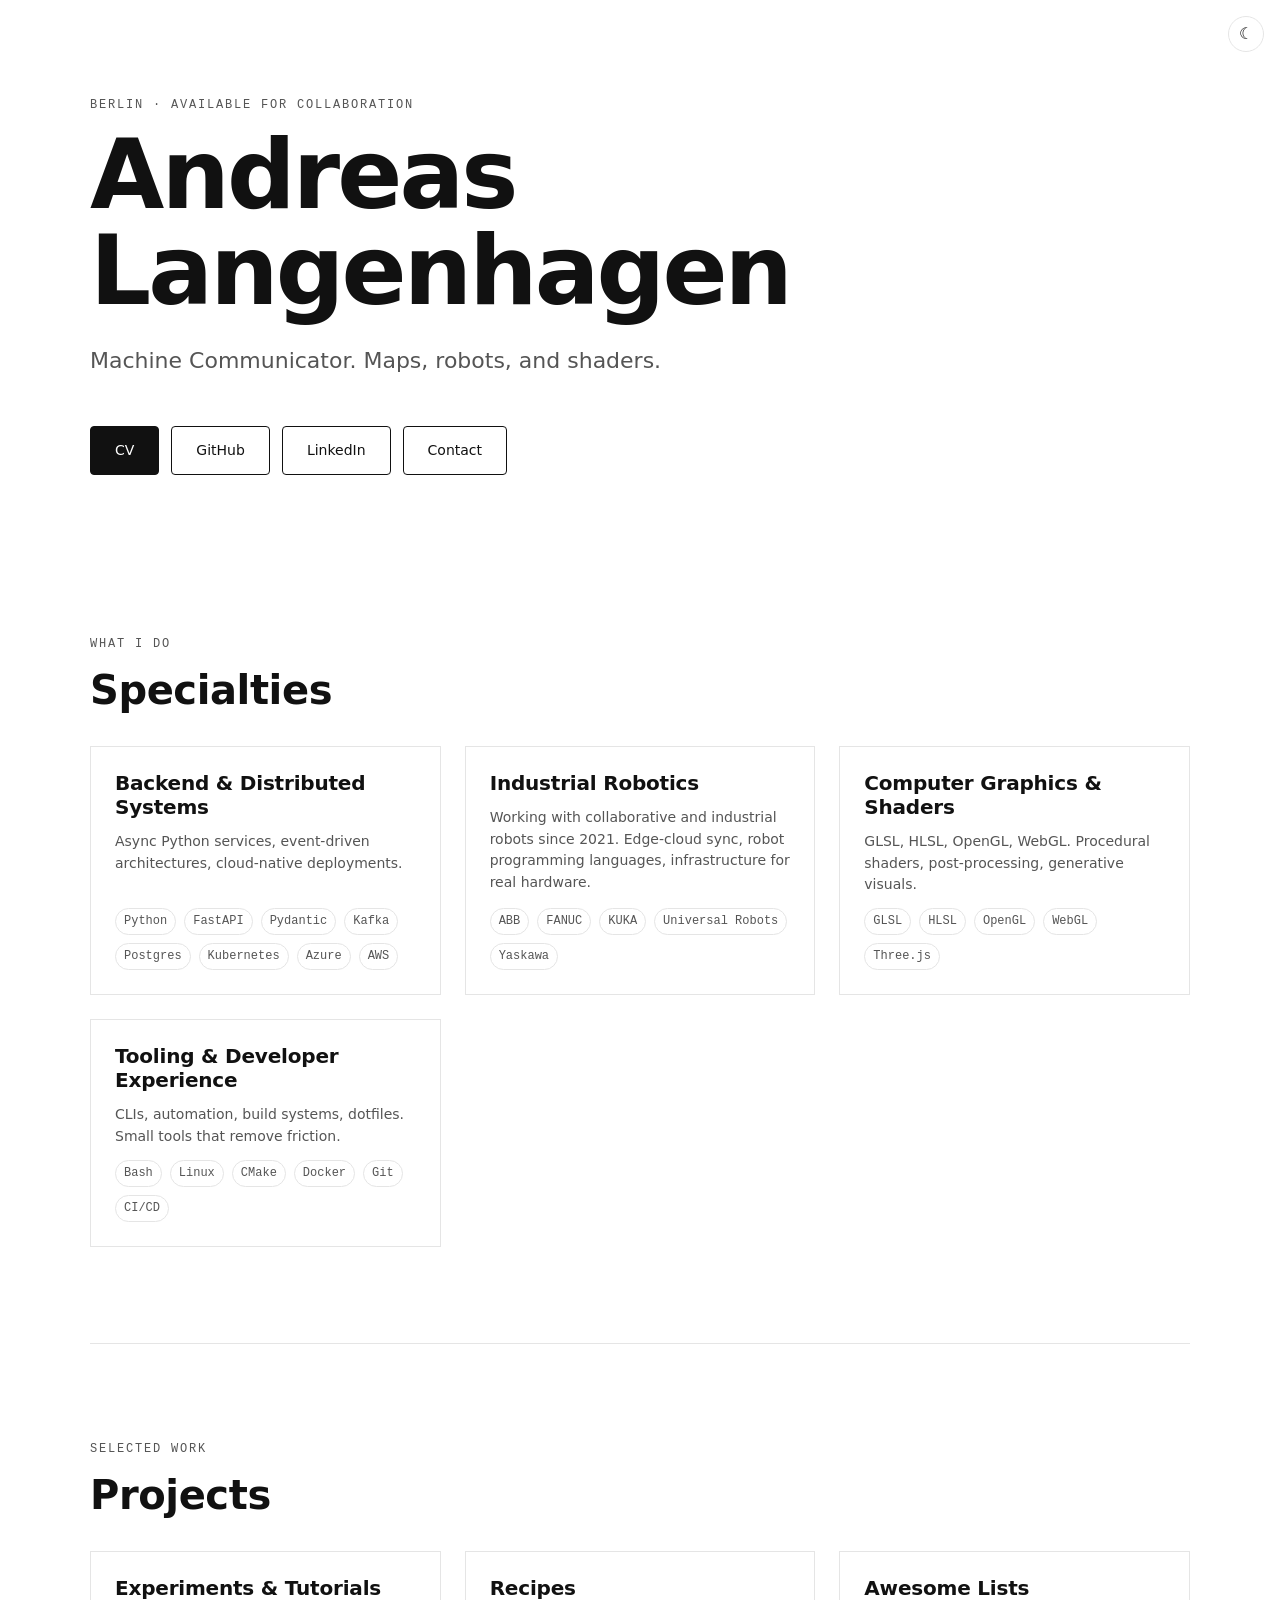
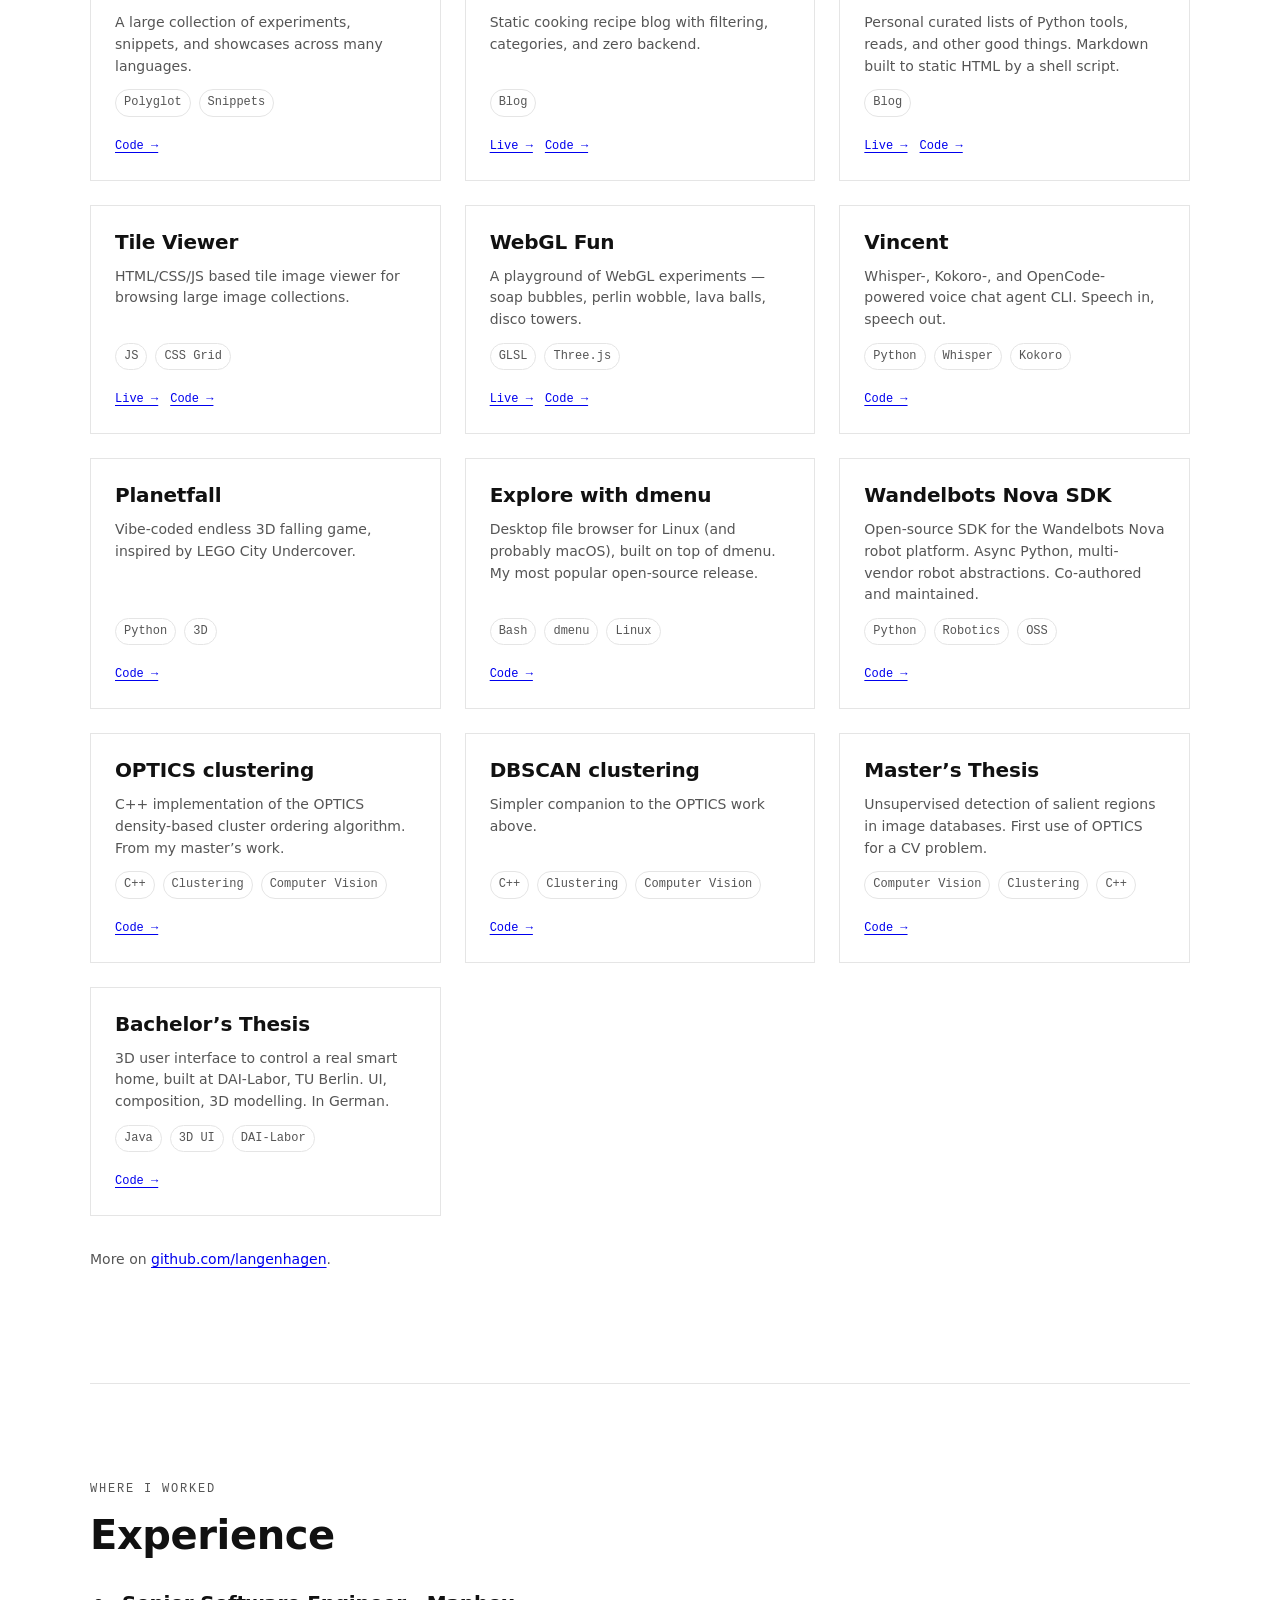
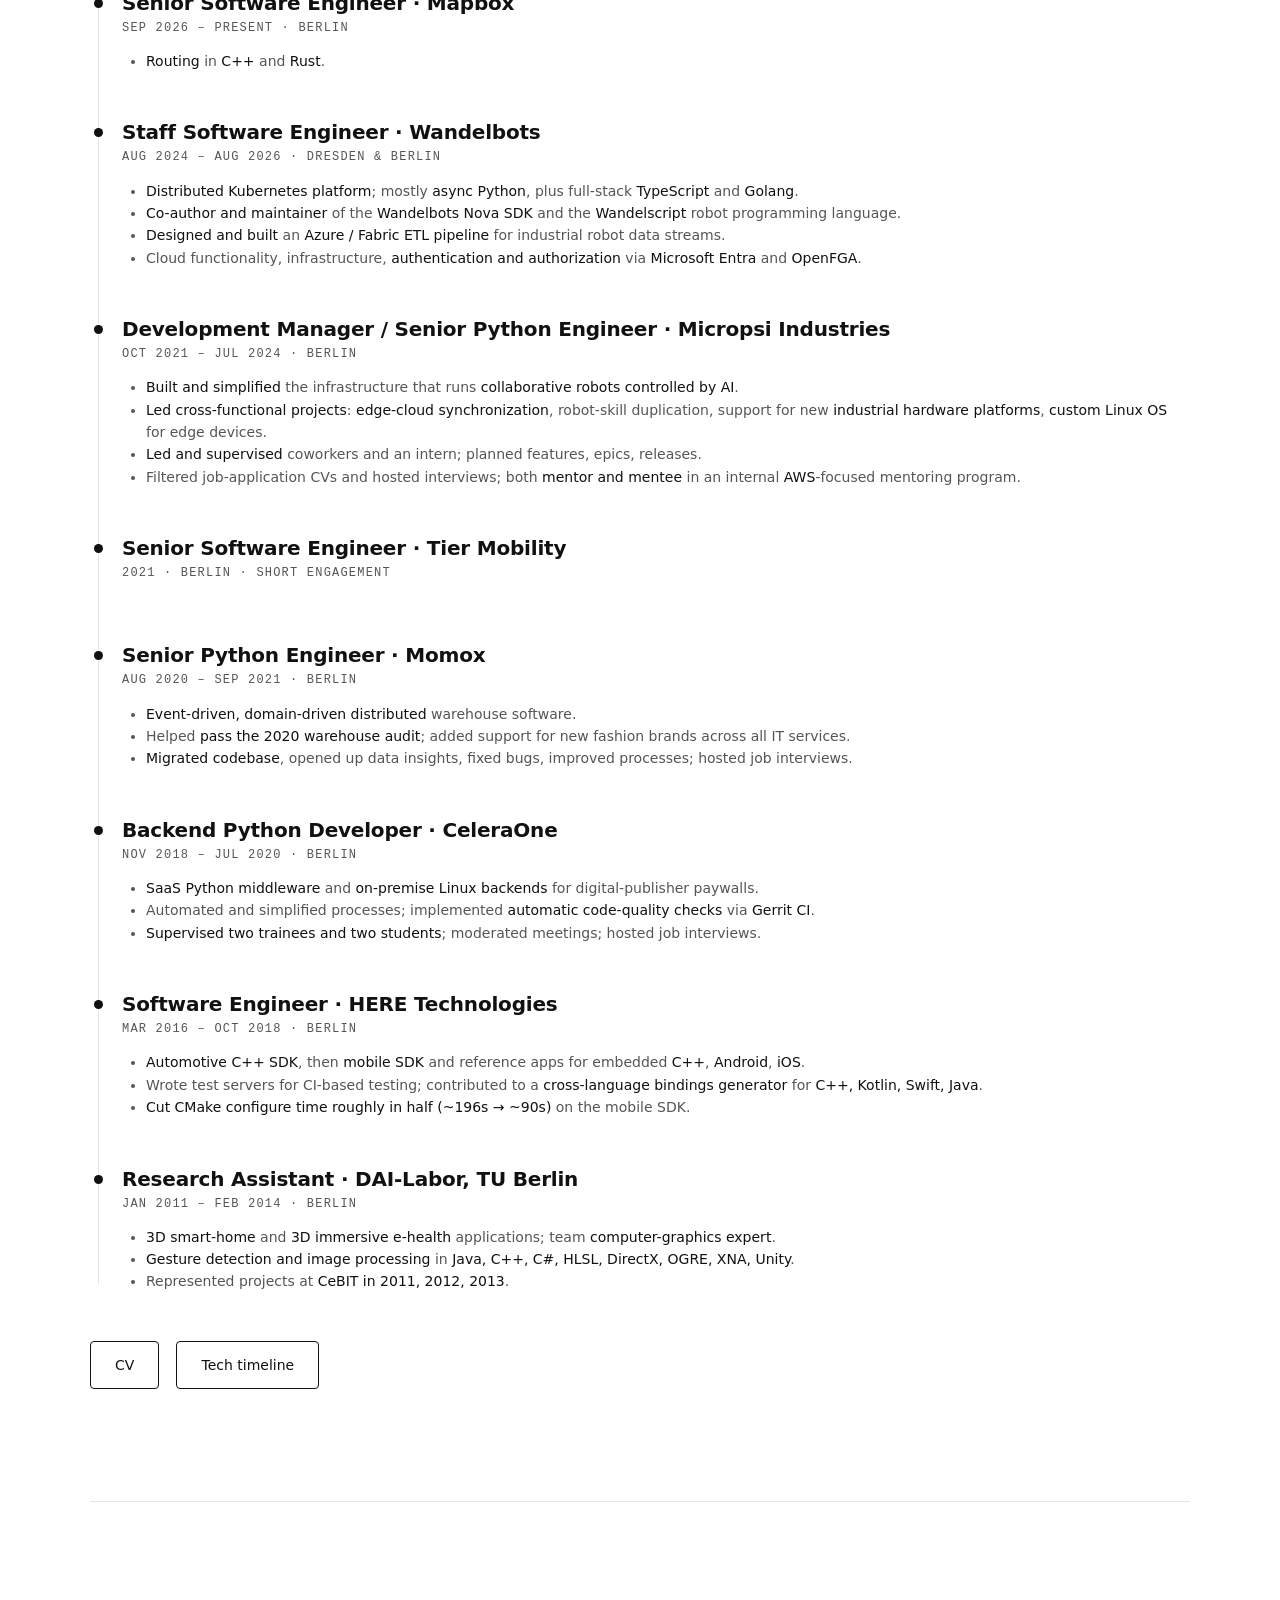
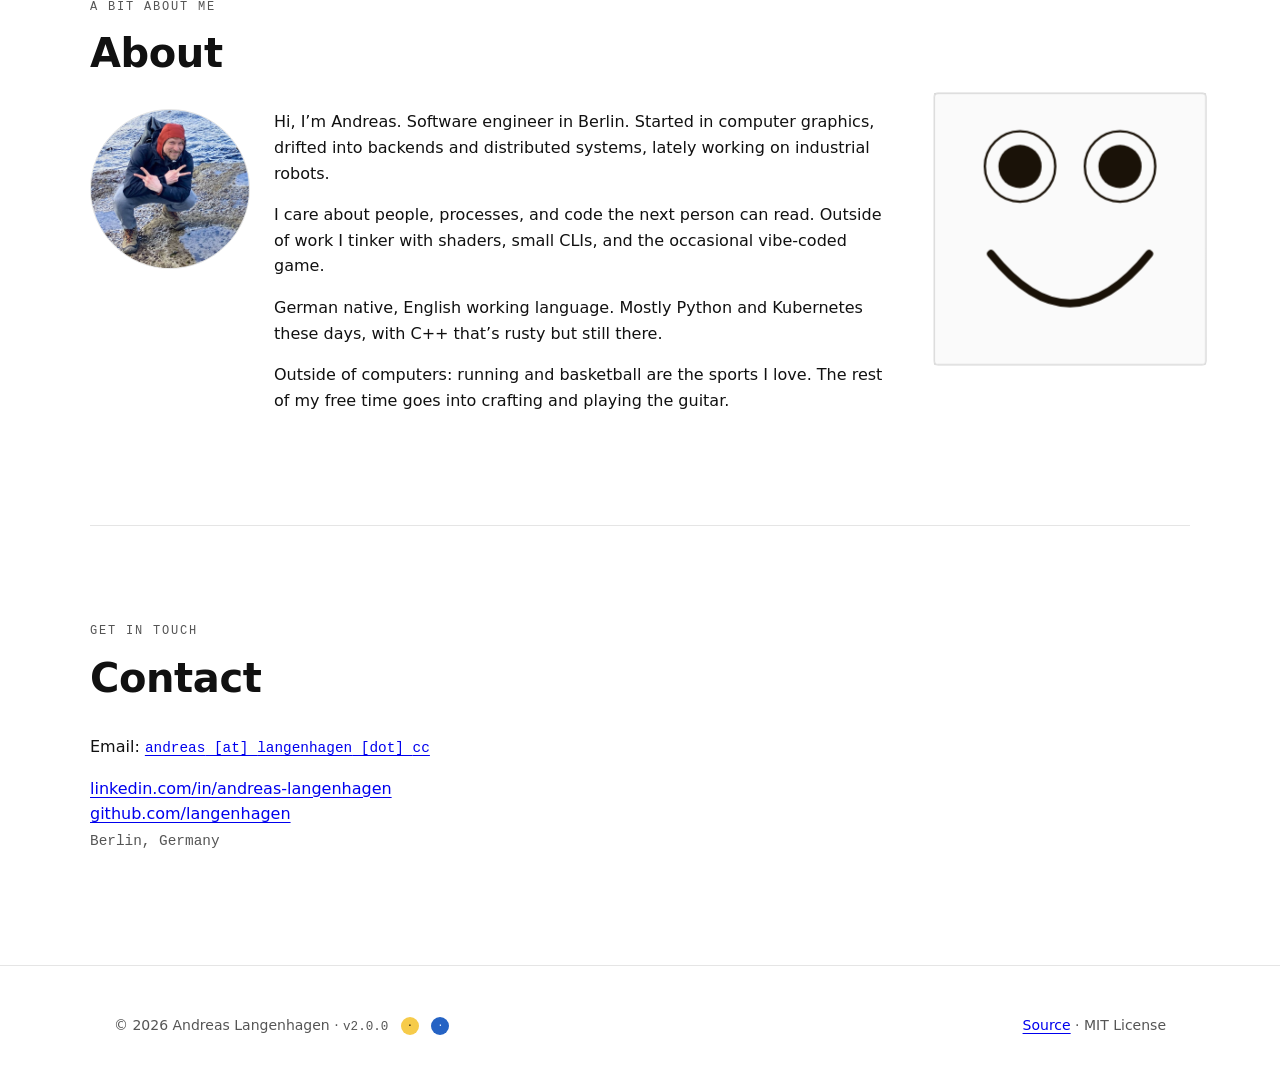
<file: index.html>
<!DOCTYPE html>
<html lang="en">
    <head>
        <meta charset="UTF-8" />
        <meta name="viewport" content="width=device-width, initial-scale=1" />
        <meta name="color-scheme" content="light dark" />
        <title>Andreas Langenhagen</title>

        <link rel="shortcut icon" href="assets/img/favicon.ico" />

        <link rel="stylesheet" href="assets/css/tokens.css" />
        <link rel="stylesheet" href="assets/css/base.css" />
        <link rel="stylesheet" href="assets/css/layout.css" />
        <link rel="stylesheet" href="assets/css/components.css" />

        <!-- Resolve theme before paint to avoid flash. -->
        <script>
            (function () {
                if (window.matchMedia("(prefers-color-scheme: dark)").matches) {
                    document.documentElement.setAttribute("data-theme", "dark");
                }
            })();
        </script>
    </head>

    <body>
        <button
            id="theme-toggle"
            class="theme-toggle"
            type="button"
        >☀</button>

        <main>
            <!-- HERO -->
            <section class="hero container" id="top">
                <div class="hero-inner">
                    <p class="section-eyebrow">Berlin · Available for collaboration</p>
                    <h1 class="hero-name">Andreas Langenhagen</h1>
                    <p class="hero-tagline">
                        Machine Communicator.
                        Maps, robots, and shaders.
                    </p>
                    <div class="hero-cta">
                        <a class="btn btn--primary" href="assets/CV.pdf" target="_blank" rel="noopener">
                            CV
                        </a>
                        <a class="btn" href="https://github.com/langenhagen" target="_blank" rel="noopener">
                            GitHub
                        </a>
                        <a class="btn" href="https://www.linkedin.com/in/andreas-langenhagen/" target="_blank" rel="noopener">
                            LinkedIn
                        </a>
                        <a class="btn" href="#contact">Contact</a>
                    </div>
                </div>
            </section>

            <!-- SPECIALTIES -->
            <section class="section container" id="specialties">
                <p class="section-eyebrow">What I do</p>
                <h2 class="section-title">Specialties</h2>
                <div class="specialties-grid">
                    <article class="specialty">
                        <h3>Backend &amp; Distributed Systems</h3>
                        <p>
                            Async Python services, event-driven architectures,
                            cloud-native deployments.
                        </p>
                        <ul class="tags">
                            <li class="tag">Python</li>
                            <li class="tag">FastAPI</li>
                            <li class="tag">Pydantic</li>
                            <li class="tag">Kafka</li>
                            <li class="tag">Postgres</li>
                            <li class="tag">Kubernetes</li>
                            <li class="tag">Azure</li>
                            <li class="tag">AWS</li>
                        </ul>
                    </article>

                    <article class="specialty">
                        <h3>Industrial Robotics</h3>
                        <p>
                            Working with collaborative and industrial robots
                            since 2021. Edge-cloud sync, robot programming
                            languages, infrastructure for real hardware.
                        </p>
                        <ul class="tags">
                            <li class="tag">ABB</li>
                            <li class="tag">FANUC</li>
                            <li class="tag">KUKA</li>
                            <li class="tag">Universal Robots</li>
                            <li class="tag">Yaskawa</li>
                        </ul>
                    </article>

                    <article class="specialty">
                        <h3>Computer Graphics &amp; Shaders</h3>
                        <p>
                            GLSL, HLSL, OpenGL, WebGL. Procedural shaders,
                            post-processing, generative visuals.
                        </p>
                        <ul class="tags">
                            <li class="tag">GLSL</li>
                            <li class="tag">HLSL</li>
                            <li class="tag">OpenGL</li>
                            <li class="tag">WebGL</li>
                            <li class="tag">Three.js</li>
                        </ul>
                    </article>

                    <article class="specialty">
                        <h3>Tooling &amp; Developer Experience</h3>
                        <p>
                            CLIs, automation, build systems, dotfiles.
                            Small tools that remove friction.
                        </p>
                        <ul class="tags">
                            <li class="tag">Bash</li>
                            <li class="tag">Linux</li>
                            <li class="tag">CMake</li>
                            <li class="tag">Docker</li>
                            <li class="tag">Git</li>
                            <li class="tag">CI/CD</li>
                        </ul>
                    </article>
                </div>
            </section>

            <!-- PROJECTS -->
            <section class="section container" id="projects">
                <p class="section-eyebrow">Selected work</p>
                <h2 class="section-title">Projects</h2>
                <div class="projects-grid">
                    <article class="card">
                        <h3 class="card-title">Experiments &amp; Tutorials</h3>
                        <p class="card-desc">
                            A large collection of experiments, snippets, and
                            showcases across many languages.
                        </p>
                        <ul class="tags">
                            <li class="tag">Polyglot</li>
                            <li class="tag">Snippets</li>
                        </ul>
                        <div class="card-links">
                            <a class="card-link" href="https://github.com/langenhagen/experiments-and-tutorials" target="_blank" rel="noopener">Code →</a>
                        </div>
                    </article>

                    <article class="card">
                        <h3 class="card-title">Recipes</h3>
                        <p class="card-desc">
                            Static cooking recipe blog with filtering,
                            categories, and zero backend.
                        </p>
                        <ul class="tags">
                            <li class="tag">Blog</li>
                        </ul>
                        <div class="card-links">
                            <a class="card-link" href="https://langenhagen.github.io/recipes/" target="_blank" rel="noopener">Live →</a>
                            <a class="card-link" href="https://github.com/langenhagen/recipes" target="_blank" rel="noopener">Code →</a>
                        </div>
                    </article>

                    <article class="card">
                        <h3 class="card-title">Awesome Lists</h3>
                        <p class="card-desc">
                            Personal curated lists of Python tools, reads,
                            and other good things. Markdown built to static
                            HTML by a shell script.
                        </p>
                        <ul class="tags">
                            <li class="tag">Blog</li>
                        </ul>
                        <div class="card-links">
                            <a class="card-link" href="https://langenhagen.github.io/awesome-lists/" target="_blank" rel="noopener">Live →</a>
                            <a class="card-link" href="https://github.com/langenhagen/awesome-lists" target="_blank" rel="noopener">Code →</a>
                        </div>
                    </article>

                    <article class="card">
                        <h3 class="card-title">Tile Viewer</h3>
                        <p class="card-desc">
                            HTML/CSS/JS based tile image viewer for browsing
                            large image collections.
                        </p>
                        <ul class="tags">
                            <li class="tag">JS</li>
                            <li class="tag">CSS Grid</li>
                        </ul>
                        <div class="card-links">
                            <a class="card-link" href="https://langenhagen.github.io/tile-viewer/" target="_blank" rel="noopener">Live →</a>
                            <a class="card-link" href="https://github.com/langenhagen/tile-viewer" target="_blank" rel="noopener">Code →</a>
                        </div>
                    </article>

                    <article class="card">
                        <h3 class="card-title">WebGL Fun</h3>
                        <p class="card-desc">
                            A playground of WebGL experiments —
                            soap bubbles, perlin wobble, lava balls,
                            disco towers.
                        </p>
                        <ul class="tags">
                            <li class="tag">GLSL</li>
                            <li class="tag">Three.js</li>
                        </ul>
                        <div class="card-links">
                            <a class="card-link" href="https://langenhagen.github.io/webgl-fun/" target="_blank" rel="noopener">Live →</a>
                            <a class="card-link" href="https://github.com/langenhagen/webgl-fun" target="_blank" rel="noopener">Code →</a>
                        </div>
                    </article>

                    <article class="card">
                        <h3 class="card-title">Vincent</h3>
                        <p class="card-desc">
                            Whisper-, Kokoro-, and OpenCode-powered voice
                            chat agent CLI. Speech in, speech out.
                        </p>
                        <ul class="tags">
                            <li class="tag">Python</li>
                            <li class="tag">Whisper</li>
                            <li class="tag">Kokoro</li>
                        </ul>
                        <div class="card-links">
                            <a class="card-link" href="https://github.com/langenhagen/vincent" target="_blank" rel="noopener">Code →</a>
                        </div>
                    </article>

                    <article class="card">
                        <h3 class="card-title">Planetfall</h3>
                        <p class="card-desc">
                            Vibe-coded endless 3D falling game, inspired by
                            LEGO City Undercover.
                        </p>
                        <ul class="tags">
                            <li class="tag">Python</li>
                            <li class="tag">3D</li>
                        </ul>
                        <div class="card-links">
                            <a class="card-link" href="https://github.com/langenhagen/planetfall" target="_blank" rel="noopener">Code →</a>
                        </div>
                    </article>

                    <article class="card">
                        <h3 class="card-title">Explore with dmenu</h3>
                        <p class="card-desc">
                            Desktop file browser for Linux (and probably
                            macOS), built on top of dmenu. My most popular
                            open-source release.
                        </p>
                        <ul class="tags">
                            <li class="tag">Bash</li>
                            <li class="tag">dmenu</li>
                            <li class="tag">Linux</li>
                        </ul>
                        <div class="card-links">
                            <a class="card-link" href="https://github.com/langenhagen/explore-with-dmenu" target="_blank" rel="noopener">Code →</a>
                        </div>
                    </article>

                    <article class="card">
                        <h3 class="card-title">Wandelbots Nova SDK</h3>
                        <p class="card-desc">
                            Open-source SDK for the Wandelbots Nova robot
                            platform. Async Python, multi-vendor robot
                            abstractions. Co-authored and maintained.
                        </p>
                        <ul class="tags">
                            <li class="tag">Python</li>
                            <li class="tag">Robotics</li>
                            <li class="tag">OSS</li>
                        </ul>
                        <div class="card-links">
                            <a class="card-link" href="https://github.com/wandelbotsgmbh/wandelbots-nova" target="_blank" rel="noopener">Code →</a>
                        </div>
                    </article>

                    <article class="card">
                        <h3 class="card-title">OPTICS clustering</h3>
                        <p class="card-desc">
                            C++ implementation of the OPTICS density-based
                            cluster ordering algorithm. From my
                            master&rsquo;s work.
                        </p>
                        <ul class="tags">
                            <li class="tag">C++</li>
                            <li class="tag">Clustering</li>
                            <li class="tag">Computer Vision</li>
                        </ul>
                        <div class="card-links">
                            <a class="card-link" href="https://github.com/langenhagen/OPTICS" target="_blank" rel="noopener">Code →</a>
                        </div>
                    </article>

                    <article class="card">
                        <h3 class="card-title">DBSCAN clustering</h3>
                        <p class="card-desc">
                            Simpler companion to the OPTICS work above.
                        </p>
                        <ul class="tags">
                            <li class="tag">C++</li>
                            <li class="tag">Clustering</li>
                            <li class="tag">Computer Vision</li>
                        </ul>
                        <div class="card-links">
                            <a class="card-link" href="https://github.com/langenhagen/DBSCAN" target="_blank" rel="noopener">Code →</a>
                        </div>
                    </article>

                    <article class="card">
                        <h3 class="card-title">Master&rsquo;s Thesis</h3>
                        <p class="card-desc">
                            Unsupervised detection of salient regions in
                            image databases. First use of OPTICS for a CV
                            problem.
                        </p>
                        <ul class="tags">
                            <li class="tag">Computer Vision</li>
                            <li class="tag">Clustering</li>
                            <li class="tag">C++</li>
                        </ul>
                        <div class="card-links">
                            <a class="card-link" href="https://github.com/langenhagen/Master-Thesis" target="_blank" rel="noopener">Code →</a>
                        </div>
                    </article>

                    <article class="card">
                        <h3 class="card-title">Bachelor&rsquo;s Thesis</h3>
                        <p class="card-desc">
                            3D user interface to control a real smart home,
                            built at DAI-Labor, TU Berlin. UI, composition,
                            3D modelling. In German.
                        </p>
                        <ul class="tags">
                            <li class="tag">Java</li>
                            <li class="tag">3D UI</li>
                            <li class="tag">DAI-Labor</li>
                        </ul>
                        <div class="card-links">
                            <a class="card-link" href="https://github.com/langenhagen/Bachelor-Thesis" target="_blank" rel="noopener">Code →</a>
                        </div>
                    </article>
                </div>
                <p style="margin-top: var(--sp-6); color: var(--muted); font-size: var(--fs-sm);">
                    More on
                    <a href="https://github.com/langenhagen" target="_blank" rel="noopener">github.com/langenhagen</a>.
                </p>
            </section>

            <!-- EXPERIENCE -->
            <section class="section container" id="experience">
                <p class="section-eyebrow">Where I worked</p>
                <h2 class="section-title">Experience</h2>

                <div class="timeline">
                    <article class="timeline-item">
                        <h3 class="timeline-role">
                            Senior Software Engineer · Mapbox
                        </h3>
                        <p class="timeline-meta">Sep 2026 – present · Berlin</p>
                        <ul class="timeline-bullets">
                            <li><strong>Routing</strong> in <strong>C++</strong> and <strong>Rust</strong>.</li>
                        </ul>
                    </article>

                    <article class="timeline-item">
                        <h3 class="timeline-role">
                            Staff Software Engineer · Wandelbots
                        </h3>
                        <p class="timeline-meta">Aug 2024 – Aug 2026 · Dresden &amp; Berlin</p>
                        <ul class="timeline-bullets">
                            <li><strong>Distributed Kubernetes platform</strong>; mostly <strong>async Python</strong>, plus full-stack <strong>TypeScript</strong> and <strong>Golang</strong>.</li>
                            <li><strong>Co-author and maintainer</strong> of the <strong>Wandelbots Nova SDK</strong> and the <strong>Wandelscript</strong> robot programming language.</li>
                            <li><strong>Designed and built</strong> an <strong>Azure / Fabric ETL pipeline</strong> for industrial robot data streams.</li>
                            <li>Cloud functionality, infrastructure, <strong>authentication and authorization</strong> via <strong>Microsoft Entra</strong> and <strong>OpenFGA</strong>.</li>
                        </ul>
                    </article>

                    <article class="timeline-item">
                        <h3 class="timeline-role">
                            Development Manager / Senior Python Engineer · Micropsi Industries
                        </h3>
                        <p class="timeline-meta">Oct 2021 – Jul 2024 · Berlin</p>
                        <ul class="timeline-bullets">
                            <li><strong>Built and simplified</strong> the infrastructure that runs <strong>collaborative robots controlled by AI</strong>.</li>
                            <li><strong>Led cross-functional projects</strong>: <strong>edge-cloud synchronization</strong>, robot-skill duplication, support for new <strong>industrial hardware platforms</strong>, <strong>custom Linux OS</strong> for edge devices.</li>
                            <li><strong>Led and supervised</strong> coworkers and an intern; planned features, epics, releases.</li>
                            <li>Filtered job-application CVs and hosted interviews; both <strong>mentor and mentee</strong> in an internal <strong>AWS</strong>-focused mentoring program.</li>
                        </ul>
                    </article>

                    <article class="timeline-item">
                        <h3 class="timeline-role">
                            Senior Software Engineer · Tier Mobility
                        </h3>
                        <p class="timeline-meta">2021 · Berlin · short engagement</p>
                    </article>

                    <article class="timeline-item">
                        <h3 class="timeline-role">
                            Senior Python Engineer · Momox
                        </h3>
                        <p class="timeline-meta">Aug 2020 – Sep 2021 · Berlin</p>
                        <ul class="timeline-bullets">
                            <li><strong>Event-driven, domain-driven distributed</strong> warehouse software.</li>
                            <li>Helped <strong>pass the 2020 warehouse audit</strong>; added support for new fashion brands across all IT services.</li>
                            <li><strong>Migrated codebase</strong>, opened up data insights, fixed bugs, improved processes; hosted job interviews.</li>
                        </ul>
                    </article>

                    <article class="timeline-item">
                        <h3 class="timeline-role">
                            Backend Python Developer · CeleraOne
                        </h3>
                        <p class="timeline-meta">Nov 2018 – Jul 2020 · Berlin</p>
                        <ul class="timeline-bullets">
                            <li><strong>SaaS Python middleware</strong> and <strong>on-premise Linux backends</strong> for digital-publisher paywalls.</li>
                            <li>Automated and simplified processes; implemented <strong>automatic code-quality checks</strong> via <strong>Gerrit CI</strong>.</li>
                            <li><strong>Supervised two trainees and two students</strong>; moderated meetings; hosted job interviews.</li>
                        </ul>
                    </article>

                    <article class="timeline-item">
                        <h3 class="timeline-role">
                            Software Engineer · HERE Technologies
                        </h3>
                        <p class="timeline-meta">Mar 2016 – Oct 2018 · Berlin</p>
                        <ul class="timeline-bullets">
                            <li><strong>Automotive C++ SDK</strong>, then <strong>mobile SDK</strong> and reference apps for embedded <strong>C++</strong>, <strong>Android</strong>, <strong>iOS</strong>.</li>
                            <li>Wrote test servers for CI-based testing; contributed to a <strong>cross-language bindings generator</strong> for <strong>C++, Kotlin, Swift, Java</strong>.</li>
                            <li><strong>Cut CMake configure time roughly in half (~196s → ~90s)</strong> on the mobile SDK.</li>
                        </ul>
                    </article>

                    <article class="timeline-item">
                        <h3 class="timeline-role">
                            Research Assistant · DAI-Labor, TU Berlin
                        </h3>
                        <p class="timeline-meta">Jan 2011 – Feb 2014 · Berlin</p>
                        <ul class="timeline-bullets">
                            <li><strong>3D smart-home</strong> and <strong>3D immersive e-health</strong> applications; team <strong>computer-graphics expert</strong>.</li>
                            <li><strong>Gesture detection and image processing</strong> in <strong>Java, C++, C#, HLSL, DirectX, OGRE, XNA, Unity</strong>.</li>
                            <li>Represented projects at <strong>CeBIT in 2011, 2012, 2013</strong>.</li>
                        </ul>
                    </article>
                </div>

                <p style="margin-top: var(--sp-7);">
                    <a class="btn" href="assets/CV.pdf" target="_blank" rel="noopener">CV</a>
                    <a class="btn" href="https://langenhagen.github.io/expertises-gantt/" style="margin-left: var(--sp-3);">Tech timeline</a>
                </p>
            </section>

            <!-- ABOUT -->
            <section class="section container" id="about">
                <p class="section-eyebrow">A bit about me</p>
                <h2 class="section-title">About</h2>

                <div class="about-grid">
                    <div class="about-text">
                        <img class="about-photo" src="assets/img/profile.jpg" alt="Andreas Langenhagen" />
                        <div class="about-prose">
                            <p>
                                Hi, I&rsquo;m Andreas. Software engineer in
                                Berlin. Started in computer graphics, drifted
                                into backends and distributed systems, lately
                                working on industrial robots.
                            </p>
                            <p>
                                I care about people, processes, and code the
                                next person can read. Outside of work I tinker
                                with shaders, small CLIs, and the occasional
                                vibe-coded game.
                            </p>
                            <p>
                                German native, English working language.
                                Mostly Python and Kubernetes these days, with
                                C++ that&rsquo;s rusty but still there.
                            </p>
                            <p>
                                Outside of computers: running and basketball
                                are the sports I love. The rest of my free
                                time goes into crafting and playing the guitar.
                            </p>
                        </div>
                    </div>

                    <aside class="googley-scene" aria-hidden="true">
                        <div class="googley-cube">
                            <div class="googley-face googley-face--front">
                                <div class="googley-eyes">
                                    <div class="googley-eye"><div class="googley-pupil"></div></div>
                                    <div class="googley-eye"><div class="googley-pupil"></div></div>
                                </div>
                                <div class="googley-mouth">
                                    <svg viewBox="0 0 100 50">
                                        <path d="M10,10 Q50,60 90,10" />
                                    </svg>
                                </div>
                            </div>
                            <div class="googley-face googley-face--back"></div>
                            <div class="googley-face googley-face--right"></div>
                            <div class="googley-face googley-face--left"></div>
                            <div class="googley-face googley-face--top"></div>
                            <div class="googley-face googley-face--bottom"></div>
                        </div>
                    </aside>
                </div>
            </section>

            <!-- CONTACT -->
            <section class="section container" id="contact">
                <p class="section-eyebrow">Get in touch</p>
                <h2 class="section-title">Contact</h2>
                <p>
                    Email:
                    <a id="playful-email" href="#" class="mono">andreas<span class="email-noise">x7q</span> [at] <span class="email-noise">k3z</span>langenhagen<span class="email-noise">m9p</span> [dot] <span class="email-noise">v2n</span>cc</a>
                </p>
                <p>
                    <a href="https://www.linkedin.com/in/andreas-langenhagen/" target="_blank" rel="noopener">linkedin.com/in/andreas-langenhagen</a><br />
                    <a href="https://github.com/langenhagen" target="_blank" rel="noopener">github.com/langenhagen</a><br />
                    <span class="mono" style="color: var(--muted);">Berlin, Germany</span>
                </p>
            </section>
        </main>

        <footer class="site-footer">
            <div class="container footer-grid">
                <div>
                    &copy; 2026 Andreas Langenhagen ·
                    <span class="mono">v2.0.0</span>
                    <a class="footer-egg" href="googley-eyes.html" title="A small detour" aria-label="Googley eyes">·</a>
                    <a class="footer-egg footer-egg--blue" href="aliens.html" title="Another small detour" aria-label="Aliens">·</a>
                </div>
                <div>
                    <a href="https://github.com/langenhagen/langenhagen.github.io" target="_blank" rel="noopener">Source</a>
                    · MIT License
                </div>
            </div>
        </footer>

        <script type="module" src="assets/js/main.js"></script>
    </body>
</html>
</file>
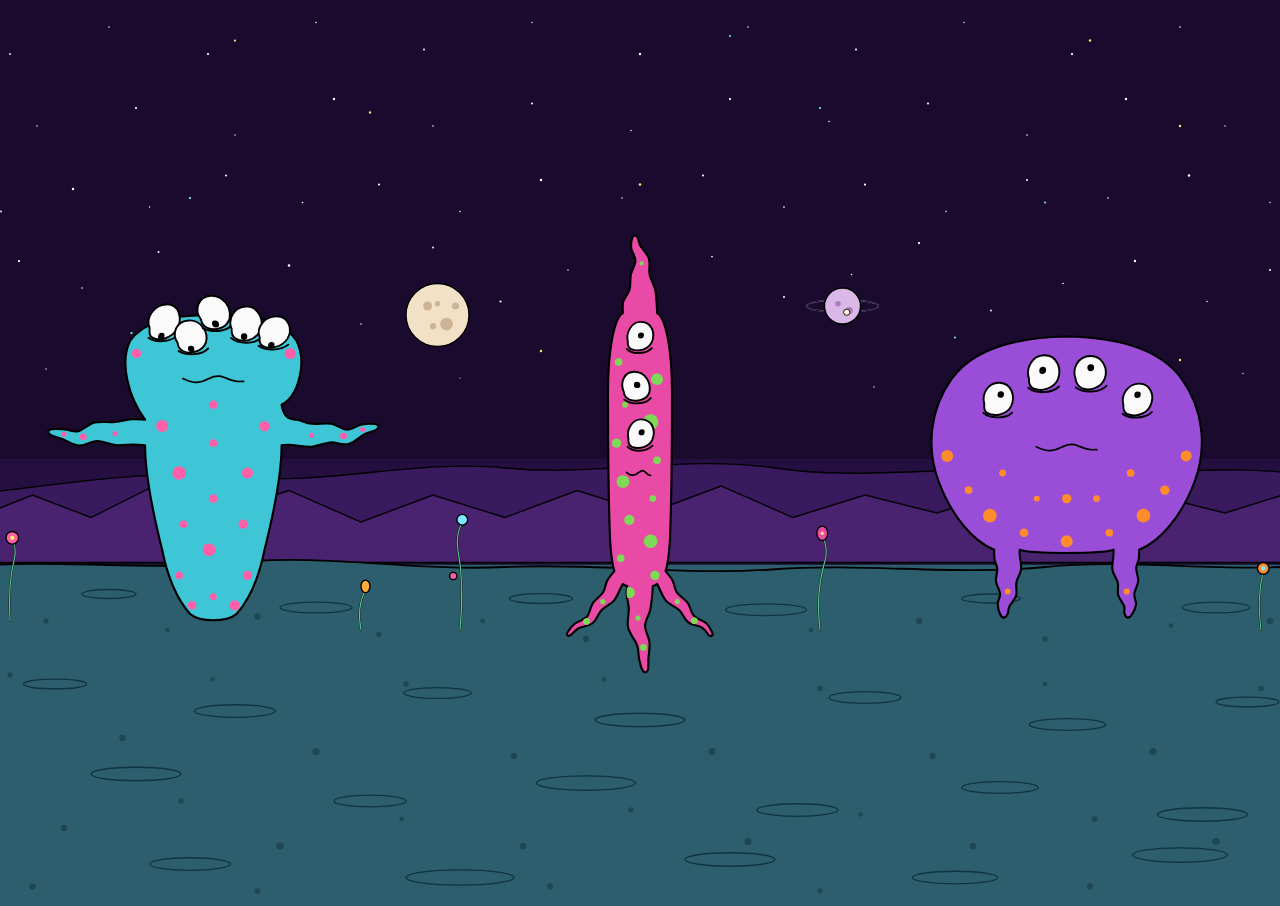
<file: aliens.html>
<!doctype html>
<html lang="en">
  <head>
    <meta charset="UTF-8" />
    <meta name="viewport" content="width=device-width, initial-scale=1" />
    <meta name="color-scheme" content="only light" />
    <title>Aliens</title>
    <style>
      html,
      body {
        margin: 0;
        padding: 0;
        height: 100%;
        width: 100%;
      }
      html {
        color-scheme: only light;
        background: linear-gradient(to bottom, #1a0b2e 0%, #1a0b2e 50%, #2d5e6e 50%, #2d5e6e 100%);
      }
      body {
        /* Sky on top, ground on bottom; the world SVG with 'slice'
               always fills the viewport, but if a sub-pixel gap appears
               at the very edge (top or bottom) the body bg provides a
               same-color fallback so no seam is visible. */
        background: linear-gradient(to bottom, #1a0b2e 0%, #1a0b2e 50%, #2d5e6e 50%, #2d5e6e 100%);
        overflow: hidden;
      }
      /* Two stacked full-viewport SVGs:
           - .world uses 'slice' so the alien-planet world ALWAYS fills the
             viewport (cropped horizontally on tall/narrow screens, cropped
             vertically on very wide screens). The world viewBox is extended
             vertically (y=-500..1500) so cropping reveals more sky/ground
             rather than empty space.
           - .scene (aliens) uses 'meet' on top so all three aliens stay
             fully visible at every aspect ratio. */
      svg.world,
      svg.scene {
        position: absolute;
        top: 0;
        left: 0;
        width: 100%;
        height: 100%;
        display: block;
        background-color: transparent;
        forced-color-adjust: none;
        -webkit-forced-color-adjust: none;
        overflow: visible;
      }
      svg.world {
        z-index: 0;
      }
      svg.scene {
        z-index: 1;
        pointer-events: none;
      }

      /* Per-alien sway/breathe. Each alien root has class .alien-root
           and its own .body-anim child, with per-alien timing overrides
           for variety. */
      .alien-root {
        transform-box: fill-box;
        transform-origin: 50% 95%;
        animation: sway 6s ease-in-out infinite;
      }
      .alien-root.a1 {
        animation-duration: 6s;
      }
      .alien-root.a2 {
        animation-duration: 7s;
      }
      .alien-root.a3 {
        animation-duration: 6.5s;
      }
      @keyframes sway {
        0%,
        100% {
          transform: rotate(-1.4deg);
        }
        50% {
          transform: rotate(1.4deg);
        }
      }

      .body-anim {
        transform-box: fill-box;
        transform-origin: 50% 95%;
        animation: breathe 3.5s ease-in-out infinite;
      }
      .a1 .body-anim {
        animation-duration: 4s;
      }
      .a2 .body-anim {
        animation-duration: 3.5s;
      }
      .a3 .body-anim {
        animation-duration: 3.2s;
      }
      @keyframes breathe {
        0%,
        100% {
          transform: scale(1, 1);
        }
        50% {
          transform: scale(1.025, 1.02);
        }
      }

      .alien-root.twitch {
        animation:
          sway 6s ease-in-out infinite,
          shake 0.25s linear;
      }
      @keyframes shake {
        0%,
        100% {
          translate: 0 0;
        }
        20% {
          translate: -3px 1px;
        }
        40% {
          translate: 3px -2px;
        }
        60% {
          translate: -2px 2px;
        }
        80% {
          translate: 2px -1px;
        }
      }

      .eye-sclera,
      .pupil {
        forced-color-adjust: none;
        -webkit-forced-color-adjust: none;
      }

      /* World / background animations */
      .star {
        animation: twinkle 3s ease-in-out infinite;
      }
      @keyframes twinkle {
        0%,
        100% {
          opacity: 0.3;
        }
        50% {
          opacity: 1;
        }
      }
      #moon-big {
        transform-box: fill-box;
        transform-origin: center;
        animation: moon-drift 20s ease-in-out infinite;
      }
      #moon-small {
        transform-box: fill-box;
        transform-origin: center;
        animation: moon-drift 26s ease-in-out infinite reverse;
      }
      @keyframes moon-drift {
        0%,
        100% {
          transform: translate(0, 0);
        }
        50% {
          transform: translate(0, -8px);
        }
      }
      .plant {
        transform-box: fill-box;
        transform-origin: 50% 100%;
        animation: plant-sway 5s ease-in-out infinite;
      }
      .plant.p2 {
        animation-duration: 6.3s;
        animation-delay: -1.2s;
      }
      .plant.p3 {
        animation-duration: 4.4s;
        animation-delay: -0.5s;
      }
      .plant.p4 {
        animation-duration: 5.7s;
        animation-delay: -2.1s;
      }
      .plant.p5 {
        animation-duration: 6.8s;
        animation-delay: -3.3s;
      }
      .plant.p6 {
        animation-duration: 4.9s;
        animation-delay: -0.8s;
      }
      @keyframes plant-sway {
        0%,
        100% {
          transform: rotate(-3deg);
        }
        50% {
          transform: rotate(3deg);
        }
      }

      /* Tiny moon orbits along the ring of the ringed planet.
           Position is computed in JS each frame (animateRingMoon) so it
           traces the ring's ellipse exactly. No CSS needed. */

      /* Shooting star: a small bright dot with a fading tail.
           Travels diagonally across the sky, then waits, then
           repeats. Position and opacity are driven by JS via SVG
           attributes; CSS sets default colors only.
           Note: do NOT set `opacity` on .shooting-star here, because a
           CSS opacity rule would override the SVG `opacity` attribute
           that JS animates. */
      .shooting-star .ss-head {
        fill: #ffffff;
      }
      .shooting-star .ss-tail {
        stroke: #ffffff;
        stroke-linecap: round;
        fill: none;
      }
    </style>
  </head>
  <body>
    <!-- World SVG: viewBox is the full extended world (y=-500..1500).
         Uses 'slice' so it always fills the viewport in both axes; on
         non-3:1 aspect ratios the world is cropped (revealing more sky
         or ground from the extended content) rather than letterboxed. -->
    <svg
      class="world"
      viewBox="0 -500 3000 2000"
      preserveAspectRatio="xMidYMid slice"
      xmlns="http://www.w3.org/2000/svg"
    >
      <!-- ============================================================
             ALIEN WORLD BACKGROUND
             Layers (back to front):
               1. Sky band (top)
               2. Distant stars
               3. Two moons
               4. Far mountain silhouette
               5. Mid mountain silhouette
               6. Ground/terrain with craters
               7. Foreground alien plants
             ============================================================ -->
      <g id="world">
        <!-- 1. SKY: solid deep purple. Extends above viewBox (to y=-500)
                 so any slice-overflow at the top stays sky color too. -->
        <rect x="0" y="-500" width="3000" height="1500" fill="#1a0b2e" />
        <rect x="0" y="520" width="3000" height="180" fill="#2a1148" opacity="0.7" />

        <!-- 2. STARS: scattered white/cyan dots, twinkling at varied delays -->
        <g fill="#ffffff" stroke="none">
          <circle class="star" cx="120" cy="80" r="2.5" style="animation-delay: -0.2s" />
          <circle class="star" cx="260" cy="140" r="1.8" style="animation-delay: -1.1s" />
          <circle class="star" cx="430" cy="60" r="2.2" style="animation-delay: -2.3s" />
          <circle class="star" cx="580" cy="180" r="1.5" style="animation-delay: -0.7s" />
          <circle class="star" cx="720" cy="90" r="2.8" style="animation-delay: -1.6s" />
          <circle class="star" cx="880" cy="220" r="1.7" style="animation-delay: -2.8s" />
          <circle class="star" cx="1040" cy="50" r="2.0" style="animation-delay: -0.4s" />
          <circle class="star" cx="1190" cy="170" r="2.4" style="animation-delay: -1.9s" />
          <circle class="star" cx="1340" cy="100" r="1.6" style="animation-delay: -0.9s" />
          <circle class="star" cx="1500" cy="200" r="2.6" style="animation-delay: -2.2s" />
          <circle class="star" cx="1660" cy="70" r="1.9" style="animation-delay: -1.4s" />
          <circle class="star" cx="1820" cy="160" r="2.3" style="animation-delay: -0.6s" />
          <circle class="star" cx="1970" cy="110" r="1.7" style="animation-delay: -2.5s" />
          <circle class="star" cx="2120" cy="40" r="2.5" style="animation-delay: -1s" />
          <circle class="star" cx="2280" cy="190" r="2.0" style="animation-delay: -0.3s" />
          <circle class="star" cx="2440" cy="130" r="1.8" style="animation-delay: -2.7s" />
          <circle class="star" cx="2600" cy="80" r="2.7" style="animation-delay: -1.7s" />
          <circle class="star" cx="2760" cy="170" r="1.6" style="animation-delay: -0.5s" />
          <circle class="star" cx="2900" cy="100" r="2.2" style="animation-delay: -2s" />
          <!-- mid altitude stars -->
          <circle class="star" cx="180" cy="320" r="1.4" style="animation-delay: -0.8s" />
          <circle class="star" cx="640" cy="380" r="1.6" style="animation-delay: -2.1s" />
          <circle class="star" cx="1100" cy="340" r="1.3" style="animation-delay: -1.3s" />
          <circle class="star" cx="1560" cy="400" r="1.8" style="animation-delay: -0.6s" />
          <circle class="star" cx="2020" cy="360" r="1.5" style="animation-delay: -2.4s" />
          <circle class="star" cx="2480" cy="390" r="1.7" style="animation-delay: -1.5s" />
          <circle class="star" cx="2840" cy="330" r="1.4" style="animation-delay: -0.7s" />
        </g>
        <!-- a few cyan/yellow accent stars -->
        <g stroke="none">
          <circle
            class="star"
            cx="370"
            cy="240"
            r="2.5"
            fill="#7be8ff"
            style="animation-delay: -1s"
          />
          <circle
            class="star"
            cx="1280"
            cy="280"
            r="2.8"
            fill="#ffe066"
            style="animation-delay: -2.6s"
          />
          <circle
            class="star"
            cx="2200"
            cy="250"
            r="2.3"
            fill="#7be8ff"
            style="animation-delay: -0.4s"
          />
          <circle
            class="star"
            cx="2700"
            cy="300"
            r="2.6"
            fill="#ffe066"
            style="animation-delay: -1.8s"
          />
        </g>

        <!-- Extended stars in extra sky area (y=-500..0), visible on
                 viewports taller than 3:1 where the body gradient extends sky
                 color above viewBox top. -->
        <g fill="#ffffff" stroke="none">
          <circle class="star" cx="80" cy="-30" r="2.0" style="animation-delay: -1.2s" />
          <circle class="star" cx="240" cy="-80" r="2.6" style="animation-delay: -0.5s" />
          <circle class="star" cx="410" cy="-40" r="1.5" style="animation-delay: -2.4s" />
          <circle class="star" cx="580" cy="-110" r="2.2" style="animation-delay: -1.7s" />
          <circle class="star" cx="750" cy="-50" r="1.8" style="animation-delay: -0.3s" />
          <circle class="star" cx="920" cy="-90" r="2.4" style="animation-delay: -2.1s" />
          <circle class="star" cx="1100" cy="-30" r="1.7" style="animation-delay: -1s" />
          <circle class="star" cx="1280" cy="-100" r="2.8" style="animation-delay: -2.7s" />
          <circle class="star" cx="1460" cy="-60" r="1.6" style="animation-delay: -0.8s" />
          <circle class="star" cx="1640" cy="-110" r="2.3" style="animation-delay: -1.5s" />
          <circle class="star" cx="1820" cy="-40" r="1.9" style="animation-delay: -2.3s" />
          <circle class="star" cx="2000" cy="-90" r="2.5" style="animation-delay: -0.6s" />
          <circle class="star" cx="2180" cy="-30" r="1.6" style="animation-delay: -1.9s" />
          <circle class="star" cx="2360" cy="-100" r="2.2" style="animation-delay: -2.6s" />
          <circle class="star" cx="2540" cy="-60" r="1.8" style="animation-delay: -0.4s" />
          <circle class="star" cx="2720" cy="-110" r="2.7" style="animation-delay: -1.4s" />
          <circle class="star" cx="2900" cy="-50" r="1.5" style="animation-delay: -2s" />

          <circle class="star" cx="160" cy="-220" r="1.7" style="animation-delay: -0.7s" />
          <circle class="star" cx="380" cy="-260" r="2.4" style="animation-delay: -2.5s" />
          <circle class="star" cx="600" cy="-200" r="1.5" style="animation-delay: -1.1s" />
          <circle class="star" cx="820" cy="-280" r="2.6" style="animation-delay: -0.3s" />
          <circle class="star" cx="1040" cy="-220" r="1.8" style="animation-delay: -2.2s" />
          <circle class="star" cx="1260" cy="-270" r="2.2" style="animation-delay: -1.6s" />
          <circle class="star" cx="1480" cy="-210" r="1.6" style="animation-delay: -0.9s" />
          <circle class="star" cx="1700" cy="-280" r="2.5" style="animation-delay: -2.4s" />
          <circle class="star" cx="1920" cy="-230" r="1.7" style="animation-delay: -1.3s" />
          <circle class="star" cx="2140" cy="-270" r="2.3" style="animation-delay: -0.5s" />
          <circle class="star" cx="2360" cy="-200" r="1.8" style="animation-delay: -2.1s" />
          <circle class="star" cx="2580" cy="-280" r="2.6" style="animation-delay: -1.5s" />
          <circle class="star" cx="2800" cy="-220" r="1.5" style="animation-delay: -0.7s" />

          <circle class="star" cx="100" cy="-380" r="2.0" style="animation-delay: -1.8s" />
          <circle class="star" cx="320" cy="-440" r="1.6" style="animation-delay: -0.4s" />
          <circle class="star" cx="540" cy="-380" r="2.4" style="animation-delay: -2.7s" />
          <circle class="star" cx="780" cy="-450" r="1.8" style="animation-delay: -1.2s" />
          <circle class="star" cx="1020" cy="-390" r="2.2" style="animation-delay: -0.6s" />
          <circle class="star" cx="1260" cy="-450" r="1.5" style="animation-delay: -2.3s" />
          <circle class="star" cx="1500" cy="-380" r="2.6" style="animation-delay: -1s" />
          <circle class="star" cx="1740" cy="-440" r="1.7" style="animation-delay: -2.5s" />
          <circle class="star" cx="1980" cy="-390" r="2.3" style="animation-delay: -0.8s" />
          <circle class="star" cx="2220" cy="-450" r="1.5" style="animation-delay: -2s" />
          <circle class="star" cx="2460" cy="-380" r="2.5" style="animation-delay: -1.4s" />
          <circle class="star" cx="2700" cy="-440" r="1.8" style="animation-delay: -0.3s" />
          <circle class="star" cx="2940" cy="-390" r="2.2" style="animation-delay: -2.2s" />
        </g>
        <!-- Extended cyan/yellow accent stars in extra sky -->
        <g stroke="none">
          <circle
            class="star"
            cx="500"
            cy="-60"
            r="2.5"
            fill="#7be8ff"
            style="animation-delay: -1.6s"
          />
          <circle
            class="star"
            cx="1500"
            cy="-90"
            r="2.8"
            fill="#ffe066"
            style="animation-delay: -0.4s"
          />
          <circle
            class="star"
            cx="2400"
            cy="-50"
            r="2.3"
            fill="#7be8ff"
            style="animation-delay: -2.2s"
          />
          <circle
            class="star"
            cx="900"
            cy="-250"
            r="2.6"
            fill="#ffe066"
            style="animation-delay: -1s"
          />
          <circle
            class="star"
            cx="1900"
            cy="-260"
            r="2.4"
            fill="#7be8ff"
            style="animation-delay: -2.5s"
          />
          <circle
            class="star"
            cx="2700"
            cy="-220"
            r="2.7"
            fill="#ffe066"
            style="animation-delay: -0.7s"
          />
          <circle
            class="star"
            cx="600"
            cy="-410"
            r="2.5"
            fill="#ffe066"
            style="animation-delay: -1.9s"
          />
          <circle
            class="star"
            cx="1700"
            cy="-420"
            r="2.3"
            fill="#7be8ff"
            style="animation-delay: -0.2s"
          />
          <circle
            class="star"
            cx="2500"
            cy="-410"
            r="2.8"
            fill="#ffe066"
            style="animation-delay: -2.6s"
          />
        </g>

        <!-- 3. MOONS: a big pale moon between alien1 and alien2, small ringed moon between alien2 and alien3 -->
        <g id="moon-big">
          <circle cx="1050" cy="200" r="70" fill="#f3e1c7" stroke="#000" stroke-width="3" />
          <!-- moon craters -->
          <circle cx="1028" cy="180" r="10" fill="#cdb497" stroke="none" />
          <circle cx="1070" cy="220" r="14" fill="#cdb497" stroke="none" />
          <circle cx="1050" cy="175" r="6" fill="#cdb497" stroke="none" />
          <circle cx="1090" cy="180" r="8" fill="#cdb497" stroke="none" />
          <circle cx="1040" cy="225" r="7" fill="#cdb497" stroke="none" />
        </g>
        <g id="moon-small">
          <!-- ring (drawn first so moon overlaps it) -->
          <ellipse
            cx="1950"
            cy="180"
            rx="80"
            ry="14"
            fill="none"
            stroke="#a48ec9"
            stroke-width="3"
          />
          <ellipse cx="1950" cy="180" rx="80" ry="14" fill="none" stroke="#000" stroke-width="2" />
          <circle cx="1950" cy="180" r="40" fill="#d9b8e8" stroke="#000" stroke-width="3" />
          <circle cx="1940" cy="175" r="6" fill="#a87ec0" stroke="none" />
          <circle cx="1965" cy="190" r="8" fill="#a87ec0" stroke="none" />
        </g>
        <!-- Tiny moon orbiting along the ring of the ringed planet.
                 Position is updated each frame from JS so it traces the
                 ellipse exactly. Drawn after #moon-small so it sits on
                 top when in front, and we'll fade/scale it slightly when
                 behind to suggest depth. -->
        <circle
          id="ring-moon"
          cx="2030"
          cy="180"
          r="6"
          fill="#fff4d6"
          stroke="#000"
          stroke-width="2"
        />

        <!-- Shooting star: head + tail. Position and opacity driven
                 by JS so we can re-fire periodically along varied paths. -->
        <g id="shooting-star" class="shooting-star" opacity="0">
          <line class="ss-tail" x1="0" y1="0" x2="-90" y2="30" stroke-width="5" />
          <line
            class="ss-tail"
            x1="0"
            y1="0"
            x2="-60"
            y2="20"
            stroke-width="2.5"
            stroke="#ffe8a8"
          />
          <circle class="ss-head" cx="0" cy="0" r="5" />
          <circle class="ss-head" cx="0" cy="0" r="2" fill="#ffe8a8" />
        </g>

        <!-- 4. FAR MOUNTAIN SILHOUETTE: low rolling hills, dark purple -->
        <path
          fill="#3a1a5e"
          stroke="#000"
          stroke-width="3"
          d="
                M 0 700
                L 0 600
                C 200 580, 400 540, 600 560
                C 800 580, 1000 520, 1200 540
                C 1400 560, 1600 510, 1800 540
                C 2000 570, 2200 530, 2400 550
                C 2600 570, 2800 520, 3000 560
                L 3000 700
                Z
            "
        />

        <!-- 5. MID MOUNTAIN SILHOUETTE: jagged peaks, slightly lighter -->
        <path
          fill="#4a2370"
          stroke="#000"
          stroke-width="3"
          d="
                M 0 750
                L 0 660
                L 150 600 L 280 650 L 420 580 L 560 640
                L 720 590 L 880 660 L 1040 600 L 1200 650
                L 1360 590 L 1520 640 L 1680 580 L 1840 650
                L 2000 600 L 2160 640 L 2320 590 L 2480 650
                L 2640 600 L 2800 640 L 2960 590 L 3000 620
                L 3000 750
                Z
            "
        />

        <!-- 6. GROUND: foreground alien terrain, teal-magenta tinted dirt.
                 Extends below viewBox (to y=1500) so any slice-overflow at the
                 bottom of the viewport stays the ground color, never reveals
                 SVG background or body bg. -->
        <!-- solid base rect underneath the curved top, ensures total fill -->
        <rect x="0" y="755" width="3000" height="945" fill="#2d5e6e" />
        <path
          fill="#2d5e6e"
          stroke="#000"
          stroke-width="4"
          d="
                M 0 1700
                L 0 760
                C 200 740, 400 770, 600 750
                C 800 730, 1000 770, 1200 760
                C 1400 750, 1600 780, 1800 765
                C 2000 750, 2200 780, 2400 760
                C 2600 740, 2800 775, 3000 755
                L 3000 1700
                Z
            "
        />
        <!-- ground craters / ridges -->
        <g stroke="#0f3340" stroke-width="3" fill="none">
          <ellipse cx="320" cy="820" rx="60" ry="10" />
          <ellipse cx="780" cy="850" rx="80" ry="12" />
          <ellipse cx="1280" cy="830" rx="70" ry="11" />
          <ellipse cx="1780" cy="855" rx="90" ry="13" />
          <ellipse cx="2280" cy="830" rx="65" ry="10" />
          <ellipse cx="2780" cy="850" rx="75" ry="12" />
          <!-- extended craters in extra ground area (y=1000..1500),
                     visible on viewports taller than 3:1 -->
          <ellipse cx="200" cy="1020" rx="70" ry="11" />
          <ellipse cx="600" cy="1080" rx="90" ry="14" />
          <ellipse cx="1050" cy="1040" rx="75" ry="12" />
          <ellipse cx="1500" cy="1100" rx="100" ry="15" />
          <ellipse cx="2000" cy="1050" rx="80" ry="13" />
          <ellipse cx="2450" cy="1110" rx="85" ry="13" />
          <ellipse cx="2850" cy="1060" rx="70" ry="11" />
          <ellipse cx="380" cy="1220" rx="100" ry="15" />
          <ellipse cx="900" cy="1280" rx="80" ry="13" />
          <ellipse cx="1380" cy="1240" rx="110" ry="16" />
          <ellipse cx="1850" cy="1300" rx="90" ry="14" />
          <ellipse cx="2300" cy="1250" rx="85" ry="13" />
          <ellipse cx="2750" cy="1310" rx="100" ry="15" />
          <ellipse cx="500" cy="1420" rx="90" ry="14" />
          <ellipse cx="1100" cy="1450" rx="120" ry="17" />
          <ellipse cx="1700" cy="1410" rx="100" ry="15" />
          <ellipse cx="2200" cy="1450" rx="95" ry="14" />
          <ellipse cx="2700" cy="1400" rx="105" ry="16" />
        </g>
        <!-- ground texture dots -->
        <g fill="#1f4654" stroke="none">
          <circle cx="180" cy="880" r="6" />
          <circle cx="450" cy="900" r="5" />
          <circle cx="650" cy="870" r="7" />
          <circle cx="920" cy="910" r="6" />
          <circle cx="1150" cy="880" r="5" />
          <circle cx="1380" cy="920" r="7" />
          <circle cx="1620" cy="880" r="6" />
          <circle cx="1880" cy="900" r="5" />
          <circle cx="2120" cy="880" r="7" />
          <circle cx="2400" cy="920" r="6" />
          <circle cx="2680" cy="890" r="5" />
          <circle cx="2900" cy="880" r="7" />
          <!-- extended dots in extra ground area -->
          <circle cx="100" cy="1000" r="6" />
          <circle cx="350" cy="1140" r="7" />
          <circle cx="550" cy="1010" r="5" />
          <circle cx="780" cy="1170" r="8" />
          <circle cx="980" cy="1020" r="6" />
          <circle cx="1220" cy="1180" r="7" />
          <circle cx="1420" cy="1010" r="5" />
          <circle cx="1660" cy="1170" r="8" />
          <circle cx="1900" cy="1030" r="6" />
          <circle cx="2150" cy="1180" r="7" />
          <circle cx="2400" cy="1020" r="5" />
          <circle cx="2640" cy="1170" r="8" />
          <circle cx="2880" cy="1030" r="6" />
          <circle cx="220" cy="1340" r="7" />
          <circle cx="480" cy="1280" r="6" />
          <circle cx="700" cy="1380" r="8" />
          <circle cx="970" cy="1320" r="5" />
          <circle cx="1240" cy="1380" r="7" />
          <circle cx="1480" cy="1300" r="6" />
          <circle cx="1740" cy="1370" r="8" />
          <circle cx="1990" cy="1310" r="5" />
          <circle cx="2240" cy="1380" r="7" />
          <circle cx="2510" cy="1320" r="6" />
          <circle cx="2780" cy="1370" r="8" />
          <circle cx="150" cy="1470" r="7" />
          <circle cx="650" cy="1480" r="6" />
          <circle cx="1300" cy="1470" r="7" />
          <circle cx="1900" cy="1480" r="6" />
          <circle cx="2500" cy="1470" r="7" />
          <circle cx="2950" cy="1460" r="6" />
        </g>

        <!-- 7. ALIEN PLANTS: spiky stalks with bulb tips, between/around aliens -->
        <!-- Plant base function: vertical stalk + bulb. Hand-drawn. -->
        <!-- p1: far left, between left edge and alien1 -->
        <g class="plant p1">
          <path
            d="M 100 880 Q 95 800 110 740 Q 115 720 105 700"
            fill="none"
            stroke="#000"
            stroke-width="4"
            stroke-linecap="round"
          />
          <path
            d="M 100 880 Q 95 800 110 740 Q 115 720 105 700"
            fill="none"
            stroke="#5fc78a"
            stroke-width="2.5"
            stroke-linecap="round"
          />
          <circle cx="105" cy="695" r="14" fill="#ff5fa8" stroke="#000" stroke-width="3" />
          <circle cx="105" cy="695" r="5" fill="#ffe066" stroke="none" />
        </g>
        <!-- p2: just left of alien1, shorter -->
        <g class="plant p2">
          <path
            d="M 880 900 Q 870 850 890 810"
            fill="none"
            stroke="#000"
            stroke-width="4"
            stroke-linecap="round"
          />
          <path
            d="M 880 900 Q 870 850 890 810"
            fill="none"
            stroke="#5fc78a"
            stroke-width="2.5"
            stroke-linecap="round"
          />
          <ellipse
            cx="890"
            cy="803"
            rx="10"
            ry="14"
            fill="#ffaa3c"
            stroke="#000"
            stroke-width="3"
          />
        </g>
        <!-- p3: between alien1 and alien2, tall multi-bulb -->
        <g class="plant p3">
          <path
            d="M 1100 900 Q 1110 800 1095 720 Q 1090 690 1105 660"
            fill="none"
            stroke="#000"
            stroke-width="4"
            stroke-linecap="round"
          />
          <path
            d="M 1100 900 Q 1110 800 1095 720 Q 1090 690 1105 660"
            fill="none"
            stroke="#5fc78a"
            stroke-width="2.5"
            stroke-linecap="round"
          />
          <circle cx="1105" cy="655" r="12" fill="#7be8ff" stroke="#000" stroke-width="3" />
          <circle cx="1085" cy="780" r="8" fill="#ff5fa8" stroke="#000" stroke-width="3" />
        </g>
        <!-- p4: between alien2 and alien3 -->
        <g class="plant p4">
          <path
            d="M 1900 900 Q 1890 820 1910 750 Q 1920 720 1905 690"
            fill="none"
            stroke="#000"
            stroke-width="4"
            stroke-linecap="round"
          />
          <path
            d="M 1900 900 Q 1890 820 1910 750 Q 1920 720 1905 690"
            fill="none"
            stroke="#5fc78a"
            stroke-width="2.5"
            stroke-linecap="round"
          />
          <ellipse
            cx="1905"
            cy="685"
            rx="12"
            ry="16"
            fill="#e84aa6"
            stroke="#000"
            stroke-width="3"
          />
          <circle cx="1905" cy="685" r="4" fill="#ffe066" stroke="none" />
        </g>
        <!-- p5: just right of alien3 -->
        <g class="plant p5">
          <path
            d="M 2880 900 Q 2870 830 2885 770"
            fill="none"
            stroke="#000"
            stroke-width="4"
            stroke-linecap="round"
          />
          <path
            d="M 2880 900 Q 2870 830 2885 770"
            fill="none"
            stroke="#5fc78a"
            stroke-width="2.5"
            stroke-linecap="round"
          />
          <circle cx="2885" cy="763" r="13" fill="#ff8c2a" stroke="#000" stroke-width="3" />
          <circle cx="2885" cy="763" r="5" fill="#7be8ff" stroke="none" />
        </g>
        <!-- p6: far right small plant -->
        <g class="plant p6">
          <path
            d="M 2960 920 Q 2965 870 2955 830"
            fill="none"
            stroke="#000"
            stroke-width="4"
            stroke-linecap="round"
          />
          <path
            d="M 2960 920 Q 2965 870 2955 830"
            fill="none"
            stroke="#5fc78a"
            stroke-width="2.5"
            stroke-linecap="round"
          />
          <ellipse
            cx="2955"
            cy="825"
            rx="9"
            ry="12"
            fill="#9a4dd6"
            stroke="#000"
            stroke-width="3"
          />
        </g>
      </g>
    </svg>

    <!-- Aliens SVG on top: 'meet' so all three are always fully visible.
         Its viewBox is 0 0 3000 1000 (the original alien layout). The
         aliens' horizon at y=755 is aligned to the world's horizon pixel
         by JS at the end of this file (it sets a CSS transform on this
         element so that its in-viewBox horizon lands exactly on the
         world's in-viewBox horizon at every aspect ratio). -->
    <svg
      class="scene"
      viewBox="0 0 3000 1000"
      preserveAspectRatio="xMidYMid meet"
      xmlns="http://www.w3.org/2000/svg"
    >
      <defs>
        <clipPath id="bodyClip-a1"><path id="bodyClipPath-a1" /></clipPath>
        <clipPath id="bodyClip-a2"><path id="bodyClipPath-a2" /></clipPath>
        <clipPath id="bodyClip-a3"><path id="bodyClipPath-a3" /></clipPath>
      </defs>

      <!-- ============ ALIEN 1: Original monster (left cell) ============ -->
      <g transform="translate(0,0)">
        <g class="alien-root a1" id="root-a1">
          <g class="body-anim">
            <path
              id="bodyPath-a1"
              fill="#3ec5d6"
              stroke="#000"
              stroke-width="5"
              stroke-linejoin="round"
              stroke-linecap="round"
            />

            <!-- pink dots distributed across body -->
            <g clip-path="url(#bodyClip-a1)" stroke="none" fill="#ff5fa8">
              <circle cx="320" cy="260" r="11" />
              <circle cx="680" cy="260" r="13" />
              <circle cx="290" cy="340" r="8" />
              <circle cx="710" cy="340" r="9" />
              <circle cx="380" cy="430" r="14" />
              <circle cx="620" cy="430" r="12" />
              <circle cx="500" cy="470" r="9" />
              <circle cx="420" cy="540" r="16" />
              <circle cx="580" cy="540" r="13" />
              <circle cx="500" cy="600" r="10" />
              <circle cx="430" cy="660" r="9" />
              <circle cx="570" cy="660" r="11" />
              <circle cx="490" cy="720" r="15" />
              <circle cx="420" cy="780" r="9" />
              <circle cx="580" cy="780" r="11" />
              <circle cx="500" cy="830" r="8" />
              <circle cx="450" cy="850" r="10" />
              <circle cx="550" cy="850" r="12" />
              <circle cx="500" cy="380" r="10" />
            </g>

            <!-- tentacle dots -->
            <g clip-path="url(#bodyClip-a1)" stroke="none" fill="#ff5fa8">
              <circle id="a1-r4-dot-0" r="6" />
              <circle id="a1-r4-dot-1" r="8" />
              <circle id="a1-r4-dot-2" r="6" />
              <circle id="a1-l4-dot-0" r="6" />
              <circle id="a1-l4-dot-1" r="8" />
              <circle id="a1-l4-dot-2" r="6" />
            </g>

            <!-- 5 eyes -->
            <g
              class="eyes"
              id="eyes-a1"
              stroke="#000"
              stroke-width="4.5"
              stroke-linejoin="round"
              stroke-linecap="round"
              fill="none"
            >
              <g class="eye">
                <path
                  class="eye-sclera"
                  fill="#fafafa"
                  d="
                            M 345 200
                            C 332 178, 348 148, 378 148
                            C 408 148, 420 180, 410 204
                            C 400 224, 372 232, 354 222
                            C 346 218, 345 210, 345 200 Z
                        "
                />
                <path class="eye-base" d="M 345 222 C 362 234, 398 234, 414 218" />
                <circle class="pupil" cx="375" cy="218" r="7.5" fill="#000" stroke="none" />
              </g>
              <g class="eye">
                <path
                  class="eye-sclera"
                  fill="#fafafa"
                  d="
                            M 422 232
                            C 410 210, 425 180, 455 180
                            C 485 180, 498 212, 488 234
                            C 478 254, 450 262, 432 252
                            C 424 248, 422 242, 422 232 Z
                        "
                />
                <path class="eye-base" d="M 422 252 C 440 264, 476 264, 492 248" />
                <circle class="pupil" cx="452" cy="248" r="7.5" fill="#000" stroke="none" />
              </g>
              <g class="eye">
                <path
                  class="eye-sclera"
                  fill="#fafafa"
                  d="
                            M 478 178
                            C 466 156, 482 126, 512 126
                            C 542 126, 555 156, 545 180
                            C 535 200, 507 208, 489 198
                            C 481 194, 478 188, 478 178 Z
                        "
                />
                <path class="eye-base" d="M 478 198 C 496 210, 532 210, 548 194" />
                <circle class="pupil" cx="511" cy="194" r="8" fill="#000" stroke="none" />
              </g>
              <g class="eye">
                <path
                  class="eye-sclera"
                  fill="#fafafa"
                  d="
                            M 542 208
                            C 530 186, 545 156, 575 156
                            C 605 156, 618 188, 608 210
                            C 598 230, 570 238, 552 228
                            C 544 224, 542 218, 542 208 Z
                        "
                />
                <path class="eye-base" d="M 542 228 C 560 240, 596 240, 612 224" />
                <circle class="pupil" cx="572" cy="224" r="7.5" fill="#000" stroke="none" />
              </g>
              <g class="eye">
                <path
                  class="eye-sclera"
                  fill="#fafafa"
                  d="
                            M 605 222
                            C 593 200, 608 170, 638 170
                            C 668 170, 680 202, 670 224
                            C 660 244, 632 252, 614 242
                            C 606 238, 605 232, 605 222 Z
                        "
                />
                <path class="eye-base" d="M 605 242 C 622 254, 658 254, 674 238" />
                <circle class="pupil" cx="635" cy="238" r="7.5" fill="#000" stroke="none" />
              </g>
            </g>

            <path
              id="mouthPath-a1"
              fill="none"
              stroke="#000"
              stroke-width="4"
              stroke-linecap="round"
              stroke-linejoin="round"
            />
          </g>
        </g>
      </g>

      <!-- ============ ALIEN 2: Squidly (middle cell), translated +1000 ============ -->
      <g transform="translate(1000,0)">
        <g class="alien-root a2" id="root-a2">
          <g class="body-anim">
            <path
              id="bodyPath-a2"
              fill="#e84aa6"
              stroke="#000"
              stroke-width="5"
              stroke-linejoin="round"
              stroke-linecap="round"
            />

            <g clip-path="url(#bodyClip-a2)" stroke="none" fill="#7ed957">
              <circle cx="450" cy="280" r="9" />
              <circle cx="540" cy="320" r="14" />
              <circle cx="465" cy="380" r="7" />
              <circle cx="525" cy="420" r="18" />
              <circle cx="445" cy="470" r="11" />
              <circle cx="540" cy="510" r="9" />
              <circle cx="460" cy="560" r="15" />
              <circle cx="530" cy="600" r="8" />
              <circle cx="475" cy="650" r="12" />
              <circle cx="525" cy="700" r="16" />
              <circle cx="455" cy="740" r="9" />
              <circle cx="535" cy="780" r="11" />
              <circle cx="475" cy="820" r="13" />
            </g>

            <g clip-path="url(#bodyClip-a2)" stroke="none" fill="#7ed957">
              <circle id="a2-t0-dot-0" r="6" />
              <circle id="a2-t0-dot-1" r="8" />
              <circle id="a2-t1-dot-0" r="6" />
              <circle id="a2-t1-dot-1" r="8" />
              <circle id="a2-t2-dot-0" r="6" />
              <circle id="a2-t2-dot-1" r="8" />
              <circle id="a2-ant-dot-0" r="5" />
            </g>

            <g
              class="eyes"
              id="eyes-a2"
              stroke="#000"
              stroke-width="4.5"
              stroke-linejoin="round"
              stroke-linecap="round"
              fill="none"
            >
              <g class="eye">
                <path
                  class="eye-sclera"
                  fill="#fafafa"
                  d="
                            M 470 235
                            C 462 215, 472 188, 495 188
                            C 520 188, 532 212, 526 234
                            C 520 252, 498 258, 480 252
                            C 472 248, 470 240, 470 235 Z
                        "
                />
                <path class="eye-base" d="M 470 252 C 484 264, 514 264, 528 248" />
                <circle class="pupil" cx="498" cy="216" r="7" fill="#000" stroke="none" />
              </g>
              <g class="eye">
                <path
                  class="eye-sclera"
                  fill="#fafafa"
                  d="
                            M 462 350
                            C 454 328, 466 302, 490 302
                            C 516 302, 528 328, 522 350
                            C 516 368, 492 374, 474 368
                            C 466 364, 462 356, 462 350 Z
                        "
                />
                <path class="eye-base" d="M 462 368 C 478 380, 510 380, 524 364" />
                <circle class="pupil" cx="495" cy="332" r="7.5" fill="#000" stroke="none" />
              </g>
              <g class="eye">
                <path
                  class="eye-sclera"
                  fill="#fafafa"
                  d="
                            M 470 462
                            C 462 442, 472 416, 495 416
                            C 520 416, 532 440, 526 462
                            C 520 480, 498 486, 480 480
                            C 472 476, 470 468, 470 462 Z
                        "
                />
                <path class="eye-base" d="M 470 480 C 484 492, 514 492, 528 476" />
                <circle class="pupil" cx="498" cy="446" r="7" fill="#000" stroke="none" />
              </g>
            </g>

            <path
              id="mouthPath-a2"
              fill="none"
              stroke="#000"
              stroke-width="4"
              stroke-linecap="round"
              stroke-linejoin="round"
            />
          </g>
        </g>
      </g>

      <!-- ============ ALIEN 3: Blobby (right cell), translated +2000 ============ -->
      <g transform="translate(2000,0)">
        <g class="alien-root a3" id="root-a3">
          <g class="body-anim">
            <path
              id="bodyPath-a3"
              fill="#9a4dd6"
              stroke="#000"
              stroke-width="5"
              stroke-linejoin="round"
              stroke-linecap="round"
            />

            <g clip-path="url(#bodyClip-a3)" stroke="none" fill="#ff8c2a">
              <circle cx="220" cy="500" r="14" />
              <circle cx="270" cy="580" r="9" />
              <circle cx="320" cy="640" r="16" />
              <circle cx="400" cy="680" r="10" />
              <circle cx="500" cy="700" r="14" />
              <circle cx="600" cy="680" r="9" />
              <circle cx="680" cy="640" r="16" />
              <circle cx="730" cy="580" r="11" />
              <circle cx="780" cy="500" r="13" />
              <circle cx="350" cy="540" r="8" />
              <circle cx="650" cy="540" r="9" />
              <circle cx="500" cy="600" r="11" />
              <circle cx="430" cy="600" r="7" />
              <circle cx="570" cy="600" r="8" />
            </g>

            <g clip-path="url(#bodyClip-a3)" stroke="none" fill="#ff8c2a">
              <circle id="a3-lL-dot-0" r="7" />
              <circle id="a3-lR-dot-0" r="7" />
            </g>

            <g
              class="eyes"
              id="eyes-a3"
              stroke="#000"
              stroke-width="4.5"
              stroke-linejoin="round"
              stroke-linecap="round"
              fill="none"
            >
              <g class="eye">
                <path
                  class="eye-sclera"
                  fill="#fafafa"
                  d="
                            M 305 380
                            C 295 358, 308 330, 335 330
                            C 363 330, 376 358, 368 382
                            C 360 402, 332 408, 314 400
                            C 306 396, 305 388, 305 380 Z
                        "
                />
                <path class="eye-base" d="M 305 400 C 322 412, 358 412, 372 396" />
                <circle class="pupil" cx="338" cy="362" r="7.5" fill="#000" stroke="none" />
              </g>
              <g class="eye">
                <path
                  class="eye-sclera"
                  fill="#fafafa"
                  d="
                            M 410 320
                            C 400 296, 414 268, 442 268
                            C 472 268, 486 298, 478 322
                            C 470 342, 442 350, 422 342
                            C 414 338, 410 328, 410 320 Z
                        "
                />
                <path class="eye-base" d="M 410 340 C 428 354, 466 354, 482 338" />
                <circle class="pupil" cx="445" cy="300" r="8" fill="#000" stroke="none" />
              </g>
              <g class="eye">
                <path
                  class="eye-sclera"
                  fill="#fafafa"
                  d="
                            M 522 320
                            C 514 296, 528 268, 558 268
                            C 586 268, 600 298, 590 322
                            C 582 342, 554 350, 536 342
                            C 528 338, 522 328, 522 320 Z
                        "
                />
                <path class="eye-base" d="M 522 340 C 540 354, 578 354, 594 338" />
                <circle class="pupil" cx="557" cy="300" r="8" fill="#000" stroke="none" />
              </g>
              <g class="eye">
                <path
                  class="eye-sclera"
                  fill="#fafafa"
                  d="
                            M 632 380
                            C 624 358, 637 330, 665 330
                            C 692 330, 705 358, 695 382
                            C 687 402, 660 408, 642 400
                            C 634 396, 632 388, 632 380 Z
                        "
                />
                <path class="eye-base" d="M 632 400 C 650 412, 686 412, 700 396" />
                <circle class="pupil" cx="664" cy="362" r="7.5" fill="#000" stroke="none" />
              </g>
            </g>

            <path
              id="mouthPath-a3"
              fill="none"
              stroke="#000"
              stroke-width="4"
              stroke-linecap="round"
              stroke-linejoin="round"
            />
          </g>
        </g>
      </g>
    </svg>

    <script>
      // =================================================================
      // Shared helpers
      // =================================================================
      function S(c1x, c1y, c2x, c2y, px, py) {
        return { c1: { x: c1x, y: c1y }, c2: { x: c2x, y: c2y }, p: { x: px, y: py } };
      }
      function emitSegments(arr, d) {
        for (const seg of arr) {
          d += ` C${seg.c1.x.toFixed(2)},${seg.c1.y.toFixed(2)} ${seg.c2.x.toFixed(2)},${seg.c2.y.toFixed(2)} ${seg.p.x.toFixed(2)},${seg.p.y.toFixed(2)}`;
        }
        return d;
      }
      function smoothPathSuffix(points) {
        let d = "";
        for (let i = 0; i < points.length - 1; i++) {
          const p0 = points[i - 1] || points[i];
          const p1 = points[i];
          const p2 = points[i + 1];
          const p3 = points[i + 2] || p2;
          const c1x = p1.x + (p2.x - p0.x) / 6;
          const c1y = p1.y + (p2.y - p0.y) / 6;
          const c2x = p2.x - (p3.x - p1.x) / 6;
          const c2y = p2.y - (p3.y - p1.y) / 6;
          d += ` C${c1x.toFixed(2)},${c1y.toFixed(2)} ${c2x.toFixed(2)},${c2y.toFixed(2)} ${p2.x.toFixed(2)},${p2.y.toFixed(2)}`;
        }
        return d;
      }
      function smoothD(points) {
        if (points.length < 2) return "";
        let d = `M${points[0].x.toFixed(2)},${points[0].y.toFixed(2)}`;
        return d + smoothPathSuffix(points);
      }
      function buildAppendageSuffix(def, nowSec) {
        const base = {
          x: (def.entry.x + def.exit.x) / 2,
          y: (def.entry.y + def.exit.y) / 2,
        };
        const ax = def.axis.x,
          ay = def.axis.y;
        const px = -ay,
          py = ax;
        const cl = def.points.map((p, i) => {
          const ramp =
            def.wave.rampStart + (1 - def.wave.rampStart) * (i / (def.points.length - 1));
          const wavePhase = def.wave.phase + i * def.wave.phaseDelay;
          const wave =
            Math.sin(nowSec * def.wave.freq * 2 * Math.PI + wavePhase) * def.wave.amp * ramp;
          const lateral = p.lat + wave;
          return {
            x: base.x + ax * p.d + px * lateral,
            y: base.y + ay * p.d + py * lateral,
            th: p.th,
          };
        });
        function tangentAt(i) {
          const a = cl[Math.max(0, i - 1)];
          const b = cl[Math.min(cl.length - 1, i + 1)];
          const tx = b.x - a.x,
            ty = b.y - a.y;
          const len = Math.hypot(tx, ty) || 1;
          return { x: tx / len, y: ty / len };
        }
        const topEdge = [def.entry];
        for (let i = 0; i < cl.length; i++) {
          const t = tangentAt(i);
          const nx = t.y,
            ny = -t.x;
          topEdge.push({ x: cl[i].x + nx * (cl[i].th / 2), y: cl[i].y + ny * (cl[i].th / 2) });
        }
        const bottomEdge = [];
        for (let i = cl.length - 1; i >= 0; i--) {
          const t = tangentAt(i);
          const nx = t.y,
            ny = -t.x;
          bottomEdge.push({ x: cl[i].x - nx * (cl[i].th / 2), y: cl[i].y - ny * (cl[i].th / 2) });
        }
        bottomEdge.push(def.exit);
        const tipPt = cl[cl.length - 1];
        const tipT = tangentAt(cl.length - 1);
        const capPt = {
          x: tipPt.x + tipT.x * (tipPt.th / 2),
          y: tipPt.y + tipT.y * (tipPt.th / 2),
        };
        return smoothPathSuffix([...topEdge, capPt, ...bottomEdge]);
      }
      function centerlineAt(def, frac, nowSec) {
        const base = { x: (def.entry.x + def.exit.x) / 2, y: (def.entry.y + def.exit.y) / 2 };
        const ax = def.axis.x,
          ay = def.axis.y;
        const px = -ay,
          py = ax;
        const n = def.points.length;
        const idxF = frac * (n - 1);
        const i0 = Math.floor(idxF);
        const i1 = Math.min(n - 1, i0 + 1);
        const t = idxF - i0;
        function pointAt(i) {
          const p = def.points[i];
          const ramp = def.wave.rampStart + (1 - def.wave.rampStart) * (i / (n - 1));
          const wavePhase = def.wave.phase + i * def.wave.phaseDelay;
          const wave =
            Math.sin(nowSec * def.wave.freq * 2 * Math.PI + wavePhase) * def.wave.amp * ramp;
          const lateral = p.lat + wave;
          return { x: base.x + ax * p.d + px * lateral, y: base.y + ay * p.d + py * lateral };
        }
        const a = pointAt(i0),
          b = pointAt(i1);
        return { x: a.x + (b.x - a.x) * t, y: a.y + (b.y - a.y) * t };
      }
      function lerp(a, b, t) {
        return a + (b - a) * t;
      }
      function strokeD(points, nowSec, amp, phaseOffset) {
        const jittered = points.map((p, i) => {
          const wx = Math.sin(nowSec * 3.0 + phaseOffset + i * 0.9) * amp;
          const wy = Math.cos(nowSec * 2.6 + phaseOffset + i * 1.1) * amp;
          return { x: p.x + wx, y: p.y + wy };
        });
        return smoothD(jittered);
      }

      // =================================================================
      // ALIEN 1: Original monster (cyan, head with shoulders, 2 tentacles)
      // =================================================================
      const a1 = (() => {
        const startPoint = { x: 500, y: 170 };
        // Body: wider rounded HEAD top, narrower body below.
        // Right tentacle: entry (660, 415), exit (660, 475), axis (1, 0).
        // Left tentacle: entry (340, 475), exit (340, 415), axis (-1, 0).
        const segTopRight = [
          S(580, 168, 660, 178, 695, 230), // top to right shoulder
          S(720, 280, 700, 360, 660, 380), // right of head bulge
        ];
        // After right tent exit (660, 475), down right side to bottom-right
        const segRightToBottom = [
          S(660, 540, 640, 640, 620, 720),
          S(610, 770, 590, 830, 555, 870),
          S(530, 890, 470, 890, 445, 870),
          S(410, 830, 390, 770, 380, 720),
          S(360, 640, 340, 540, 340, 475),
        ];
        // After left tent exit (340, 415), up left side to top-center start
        const segLeftToTop = [S(300, 360, 280, 280, 305, 230), S(340, 178, 420, 168, 500, 170)];
        const tentDefs = {
          r4: {
            entry: { x: 660, y: 415 },
            exit: { x: 660, y: 475 },
            axis: { x: 1, y: 0 },
            points: [
              { d: 30, th: 60, lat: 0 },
              { d: 70, th: 54, lat: 4 },
              { d: 115, th: 44, lat: -5 },
              { d: 155, th: 34, lat: 5 },
              { d: 190, th: 24, lat: -4 },
              { d: 220, th: 14, lat: 0 },
            ],
            wave: {
              phase: Math.random() * Math.PI * 2,
              freq: 0.55,
              amp: 14,
              phaseDelay: 0.9,
              rampStart: 0.1,
            },
          },
          l4: {
            entry: { x: 340, y: 475 },
            exit: { x: 340, y: 415 },
            axis: { x: -1, y: 0 },
            points: [
              { d: 30, th: 60, lat: 0 },
              { d: 70, th: 54, lat: -4 },
              { d: 115, th: 44, lat: 5 },
              { d: 155, th: 34, lat: -5 },
              { d: 190, th: 24, lat: 4 },
              { d: 220, th: 14, lat: 0 },
            ],
            wave: {
              phase: Math.random() * Math.PI * 2,
              freq: 0.5,
              amp: 14,
              phaseDelay: 0.9,
              rampStart: 0.1,
            },
          },
        };
        const bodyPath = document.getElementById("bodyPath-a1");
        const clipPath = document.getElementById("bodyClipPath-a1");
        const dotDefs = [
          { id: "a1-r4-dot-0", tent: "r4", frac: 0.2 },
          { id: "a1-r4-dot-1", tent: "r4", frac: 0.55 },
          { id: "a1-r4-dot-2", tent: "r4", frac: 0.8 },
          { id: "a1-l4-dot-0", tent: "l4", frac: 0.2 },
          { id: "a1-l4-dot-1", tent: "l4", frac: 0.55 },
          { id: "a1-l4-dot-2", tent: "l4", frac: 0.8 },
        ].map((d) => ({ ...d, el: document.getElementById(d.id) }));
        function buildD(nowSec) {
          let d = `M${startPoint.x},${startPoint.y}`;
          d = emitSegments(segTopRight, d);
          d += buildAppendageSuffix(tentDefs.r4, nowSec);
          d = emitSegments(segRightToBottom, d);
          d += buildAppendageSuffix(tentDefs.l4, nowSec);
          d = emitSegments(segLeftToTop, d);
          return d + " Z";
        }
        function update(nowSec) {
          const d = buildD(nowSec);
          bodyPath.setAttribute("d", d);
          clipPath.setAttribute("d", d);
          for (const dot of dotDefs) {
            const p = centerlineAt(tentDefs[dot.tent], dot.frac, nowSec);
            dot.el.setAttribute("cx", p.x.toFixed(2));
            dot.el.setAttribute("cy", p.y.toFixed(2));
          }
        }
        // Eyes
        const eyeBase = [
          { cx: 375, cy: 218, range: 6, ecx: 375, eybot: 240 },
          { cx: 452, cy: 248, range: 6, ecx: 452, eybot: 270 },
          { cx: 511, cy: 194, range: 7, ecx: 511, eybot: 216 },
          { cx: 572, cy: 224, range: 6, ecx: 572, eybot: 246 },
          { cx: 635, cy: 238, range: 6, ecx: 635, eybot: 260 },
        ];
        const eyeEls = Array.from(document.querySelectorAll("#eyes-a1 .eye"));
        const pupils = eyeEls.map((e) => e.querySelector(".pupil"));
        // Mouth
        const mouthPath = document.getElementById("mouthPath-a1");
        const MX = 500,
          MY = 320;
        const baseMouth = [];
        for (let i = 0; i <= 10; i++) {
          const t = i / 10;
          baseMouth.push({ x: MX - 70 + 140 * t, y: MY + Math.sin(t * Math.PI * 2.5) * 6 });
        }
        return {
          update,
          eyeBase,
          eyeEls,
          pupils,
          mouthPath,
          baseMouth,
          root: document.getElementById("root-a1"),
        };
      })();

      // =================================================================
      // ALIEN 2: Squidly (pink, antenna up, 3 droopy tentacles down)
      // =================================================================
      const a2 = (() => {
        const startPoint = { x: 460, y: 165 };
        const segAfterAntenna = [
          S(560, 175, 575, 250, 575, 350),
          S(575, 460, 575, 580, 570, 700),
          S(568, 730, 565, 755, 560, 770),
        ];
        const segBetweenRM = [S(538, 802, 534, 804, 530, 805)];
        const segBetweenML = [S(466, 804, 462, 802, 460, 800)];
        const segAfterLeftTent = [
          S(435, 755, 432, 730, 430, 700),
          S(425, 580, 425, 460, 425, 350),
          S(425, 250, 440, 175, 460, 165),
        ];
        const defs = {
          antenna: {
            entry: { x: 460, y: 165 },
            exit: { x: 540, y: 165 },
            axis: { x: 0, y: -1 },
            points: [
              { d: 20, th: 80, lat: 0 },
              { d: 55, th: 60, lat: 3 },
              { d: 90, th: 44, lat: -4 },
              { d: 125, th: 32, lat: 4 },
              { d: 155, th: 22, lat: -3 },
              { d: 175, th: 14, lat: 0 },
            ],
            wave: {
              phase: Math.random() * Math.PI * 2,
              freq: 0.6,
              amp: 12,
              phaseDelay: 0.95,
              rampStart: 0.05,
            },
          },
          t0: {
            entry: { x: 560, y: 770 },
            exit: { x: 540, y: 800 },
            axis: { x: 0.6, y: 0.8 },
            points: [
              { d: 18, th: 36, lat: 0 },
              { d: 50, th: 32, lat: 4 },
              { d: 85, th: 26, lat: -5 },
              { d: 120, th: 20, lat: 4 },
              { d: 150, th: 14, lat: -3 },
              { d: 175, th: 10, lat: 0 },
            ],
            wave: {
              phase: Math.random() * Math.PI * 2,
              freq: 0.5,
              amp: 14,
              phaseDelay: 0.9,
              rampStart: 0.1,
            },
          },
          t1: {
            entry: { x: 530, y: 805 },
            exit: { x: 470, y: 805 },
            axis: { x: 0, y: 1 },
            points: [
              { d: 20, th: 60, lat: 0 },
              { d: 55, th: 50, lat: -3 },
              { d: 95, th: 40, lat: 5 },
              { d: 135, th: 30, lat: -3 },
              { d: 170, th: 22, lat: 4 },
              { d: 195, th: 14, lat: 0 },
            ],
            wave: {
              phase: Math.random() * Math.PI * 2,
              freq: 0.45,
              amp: 16,
              phaseDelay: 0.9,
              rampStart: 0.1,
            },
          },
          t2: {
            entry: { x: 460, y: 800 },
            exit: { x: 440, y: 770 },
            axis: { x: -0.6, y: 0.8 },
            points: [
              { d: 18, th: 36, lat: 0 },
              { d: 50, th: 32, lat: -4 },
              { d: 85, th: 26, lat: 5 },
              { d: 120, th: 20, lat: -4 },
              { d: 150, th: 14, lat: 3 },
              { d: 175, th: 10, lat: 0 },
            ],
            wave: {
              phase: Math.random() * Math.PI * 2,
              freq: 0.55,
              amp: 14,
              phaseDelay: 0.9,
              rampStart: 0.1,
            },
          },
        };
        const bodyPath = document.getElementById("bodyPath-a2");
        const clipPath = document.getElementById("bodyClipPath-a2");
        const dotDefs = [
          { id: "a2-t0-dot-0", tent: "t0", frac: 0.3 },
          { id: "a2-t0-dot-1", tent: "t0", frac: 0.65 },
          { id: "a2-t1-dot-0", tent: "t1", frac: 0.3 },
          { id: "a2-t1-dot-1", tent: "t1", frac: 0.65 },
          { id: "a2-t2-dot-0", tent: "t2", frac: 0.3 },
          { id: "a2-t2-dot-1", tent: "t2", frac: 0.65 },
          { id: "a2-ant-dot-0", tent: "antenna", frac: 0.55 },
        ].map((d) => ({ ...d, el: document.getElementById(d.id) }));
        function buildD(nowSec) {
          let d = `M${startPoint.x},${startPoint.y}`;
          d += buildAppendageSuffix(defs.antenna, nowSec);
          d = emitSegments(segAfterAntenna, d);
          d += buildAppendageSuffix(defs.t0, nowSec);
          d = emitSegments(segBetweenRM, d);
          d += buildAppendageSuffix(defs.t1, nowSec);
          d = emitSegments(segBetweenML, d);
          d += buildAppendageSuffix(defs.t2, nowSec);
          d = emitSegments(segAfterLeftTent, d);
          return d + " Z";
        }
        function update(nowSec) {
          const d = buildD(nowSec);
          bodyPath.setAttribute("d", d);
          clipPath.setAttribute("d", d);
          for (const dot of dotDefs) {
            const p = centerlineAt(defs[dot.tent], dot.frac, nowSec);
            dot.el.setAttribute("cx", p.x.toFixed(2));
            dot.el.setAttribute("cy", p.y.toFixed(2));
          }
        }
        const eyeBase = [
          { cx: 498, cy: 216, range: 6, ecx: 498, eybot: 256 },
          { cx: 495, cy: 332, range: 7, ecx: 495, eybot: 372 },
          { cx: 498, cy: 446, range: 6, ecx: 498, eybot: 484 },
        ];
        const eyeEls = Array.from(document.querySelectorAll("#eyes-a2 .eye"));
        const pupils = eyeEls.map((e) => e.querySelector(".pupil"));
        const mouthPath = document.getElementById("mouthPath-a2");
        const MX = 498,
          MY = 540;
        const baseMouth = [];
        for (let i = 0; i <= 8; i++) {
          const t = i / 8;
          baseMouth.push({ x: MX - 28 + 56 * t, y: MY + Math.sin(t * Math.PI * 2.5) * 4 });
        }
        return {
          update,
          eyeBase,
          eyeEls,
          pupils,
          mouthPath,
          baseMouth,
          root: document.getElementById("root-a2"),
        };
      })();

      // =================================================================
      // ALIEN 3: Blobby (purple, wide squashed, 2 stubby legs, 4 eyes)
      // =================================================================
      const a3 = (() => {
        const startPoint = { x: 500, y: 220 };
        const segTopToRightLeg = [
          S(620, 222, 720, 250, 770, 320),
          S(820, 390, 830, 480, 800, 560),
          S(770, 640, 720, 700, 670, 720),
        ];
        const segBetweenLegs = [S(580, 730, 420, 730, 390, 720)];
        const segLeftLegToTop = [
          S(280, 700, 230, 640, 200, 560),
          S(170, 480, 180, 390, 230, 320),
          S(280, 250, 380, 222, 500, 220),
        ];
        const defs = {
          lR: {
            entry: { x: 670, y: 720 },
            exit: { x: 610, y: 720 },
            axis: { x: 0, y: 1 },
            points: [
              { d: 18, th: 60, lat: 0 },
              { d: 45, th: 56, lat: 3 },
              { d: 75, th: 48, lat: -4 },
              { d: 105, th: 38, lat: 4 },
              { d: 130, th: 28, lat: -2 },
              { d: 150, th: 18, lat: 0 },
            ],
            wave: {
              phase: Math.random() * Math.PI * 2,
              freq: 0.55,
              amp: 8,
              phaseDelay: 0.9,
              rampStart: 0.1,
            },
          },
          lL: {
            entry: { x: 390, y: 720 },
            exit: { x: 330, y: 720 },
            axis: { x: 0, y: 1 },
            points: [
              { d: 18, th: 60, lat: 0 },
              { d: 45, th: 56, lat: -3 },
              { d: 75, th: 48, lat: 4 },
              { d: 105, th: 38, lat: -4 },
              { d: 130, th: 28, lat: 2 },
              { d: 150, th: 18, lat: 0 },
            ],
            wave: {
              phase: Math.random() * Math.PI * 2,
              freq: 0.5,
              amp: 8,
              phaseDelay: 0.9,
              rampStart: 0.1,
            },
          },
        };
        const bodyPath = document.getElementById("bodyPath-a3");
        const clipPath = document.getElementById("bodyClipPath-a3");
        const dotDefs = [
          { id: "a3-lL-dot-0", tent: "lL", frac: 0.55 },
          { id: "a3-lR-dot-0", tent: "lR", frac: 0.55 },
        ].map((d) => ({ ...d, el: document.getElementById(d.id) }));
        function buildD(nowSec) {
          let d = `M${startPoint.x},${startPoint.y}`;
          d = emitSegments(segTopToRightLeg, d);
          d += buildAppendageSuffix(defs.lR, nowSec);
          d = emitSegments(segBetweenLegs, d);
          d += buildAppendageSuffix(defs.lL, nowSec);
          d = emitSegments(segLeftLegToTop, d);
          return d + " Z";
        }
        function update(nowSec) {
          const d = buildD(nowSec);
          bodyPath.setAttribute("d", d);
          clipPath.setAttribute("d", d);
          for (const dot of dotDefs) {
            const p = centerlineAt(defs[dot.tent], dot.frac, nowSec);
            dot.el.setAttribute("cx", p.x.toFixed(2));
            dot.el.setAttribute("cy", p.y.toFixed(2));
          }
        }
        const eyeBase = [
          { cx: 338, cy: 362, range: 7, ecx: 338, eybot: 404 },
          { cx: 445, cy: 300, range: 7, ecx: 445, eybot: 346 },
          { cx: 557, cy: 300, range: 7, ecx: 557, eybot: 346 },
          { cx: 664, cy: 362, range: 7, ecx: 664, eybot: 404 },
        ];
        const eyeEls = Array.from(document.querySelectorAll("#eyes-a3 .eye"));
        const pupils = eyeEls.map((e) => e.querySelector(".pupil"));
        const mouthPath = document.getElementById("mouthPath-a3");
        const MX = 500,
          MY = 480;
        const baseMouth = [];
        for (let i = 0; i <= 10; i++) {
          const t = i / 10;
          baseMouth.push({ x: MX - 70 + 140 * t, y: MY + Math.sin(t * Math.PI * 2.5) * 6 });
        }
        return {
          update,
          eyeBase,
          eyeEls,
          pupils,
          mouthPath,
          baseMouth,
          root: document.getElementById("root-a3"),
        };
      })();

      // =================================================================
      // Eye + mouth animation, shared driver across all aliens
      // =================================================================
      const aliens = [a1, a2, a3];

      // Build per-eye state
      aliens.forEach((a) => {
        a.eyes = a.eyeBase.map((b) => ({
          baseX: b.cx,
          baseY: b.cy,
          range: b.range,
          ecx: b.ecx,
          eybot: b.eybot,
          curX: b.cx,
          curY: b.cy,
          tgtX: b.cx,
          tgtY: b.cy,
          nextPupilRetarget: 0,
          tx: 0,
          ty: 0,
          rot: 0,
          skew: 0,
          sy: 1,
          ttx: 0,
          tty: 0,
          trot: 0,
          tskew: 0,
          tsy: 1,
          nextEyeRetarget: 0,
          blinkPhase: 0,
          blinking: false,
        }));
        a.eyes.forEach(scheduleBlink);
        // Mouth burst state
        a.mouthBurst = { wiggleStart: null, inBurst: false };
        const wiggleIntervalSecs = 3 + Math.random() * 2;
        setTimeout(() => {
          a.mouthBurst.inBurst = true;
        }, wiggleIntervalSecs * 1000);
        a.mouthInterval = wiggleIntervalSecs;
      });

      function pickPupilTarget(s, now) {
        const angle = Math.random() * Math.PI * 2;
        const r = Math.random() * s.range;
        s.tgtX = s.baseX + Math.cos(angle) * r;
        s.tgtY = s.baseY + Math.sin(angle) * r;
        s.nextPupilRetarget = now + 1500 + Math.random() * 1500;
      }
      function pickEyeTarget(s, now) {
        s.ttx = (Math.random() * 2 - 1) * 2;
        s.tty = (Math.random() * 2 - 1) * 2;
        s.trot = (Math.random() * 2 - 1) * 4;
        s.tskew = (Math.random() * 2 - 1) * 10;
        s.tsy = 1 + (Math.random() * 2 - 1) * 0.06;
        s.nextEyeRetarget = now + 1500 + Math.random() * 2000;
      }
      function scheduleBlink(s) {
        const delay = 3000 + Math.random() * 4000;
        setTimeout(() => {
          s.blinking = true;
          setTimeout(() => {
            s.blinking = false;
            scheduleBlink(s);
          }, 140);
        }, delay);
      }
      function fadeFactor(elapsed, total) {
        const half = total / 2;
        return elapsed < half ? elapsed / half : (total - elapsed) / half;
      }

      function frame(timestamp) {
        const nowSec = timestamp / 1000;
        for (const a of aliens) {
          a.update(nowSec);
          // Eyes
          a.eyes.forEach((s, i) => {
            if (timestamp >= s.nextPupilRetarget) pickPupilTarget(s, timestamp);
            if (timestamp >= s.nextEyeRetarget) pickEyeTarget(s, timestamp);
            s.curX = lerp(s.curX, s.tgtX, 0.08);
            s.curY = lerp(s.curY, s.tgtY, 0.08);
            a.pupils[i].setAttribute("cx", s.curX.toFixed(2));
            a.pupils[i].setAttribute("cy", s.curY.toFixed(2));
            s.tx = lerp(s.tx, s.ttx, 0.06);
            s.ty = lerp(s.ty, s.tty, 0.06);
            s.rot = lerp(s.rot, s.trot, 0.06);
            s.skew = lerp(s.skew, s.tskew, 0.06);
            s.sy = lerp(s.sy, s.tsy, 0.06);
            const targetBlink = s.blinking ? 1 : 0;
            s.blinkPhase = lerp(s.blinkPhase, targetBlink, 0.45);
            const finalSy = s.sy * (1 - s.blinkPhase * 0.95);
            const t1x = s.ecx + s.tx,
              t1y = s.eybot + s.ty;
            a.eyeEls[i].setAttribute(
              "transform",
              `translate(${t1x.toFixed(2)} ${t1y.toFixed(2)}) ` +
                `rotate(${s.rot.toFixed(2)}) ` +
                `skewX(${s.skew.toFixed(2)}) ` +
                `scale(1 ${finalSy.toFixed(3)}) ` +
                `translate(${(-s.ecx).toFixed(2)} ${(-s.eybot).toFixed(2)})`
            );
          });
          // Mouth
          const mb = a.mouthBurst;
          const wiggleDur = 1.8;
          let burstFade = 0;
          if (mb.inBurst) {
            if (mb.wiggleStart === null) mb.wiggleStart = timestamp;
            const elapsed = (timestamp - mb.wiggleStart) / 1000;
            if (elapsed < wiggleDur) {
              burstFade = fadeFactor(elapsed, wiggleDur);
            } else {
              mb.inBurst = false;
              mb.wiggleStart = null;
              setTimeout(() => {
                mb.inBurst = true;
              }, a.mouthInterval * 1000);
            }
          }
          const amp = 1.6 + 3.0 * burstFade;
          a.mouthPath.setAttribute("d", strokeD(a.baseMouth, nowSec, amp, 0.0));
        }
        requestAnimationFrame(frame);
      }
      requestAnimationFrame(frame);

      // Whole-body twitch per alien, independent timers
      aliens.forEach((a) => {
        function scheduleTwitch() {
          const delay = 8000 + Math.random() * 7000;
          setTimeout(() => {
            a.root.classList.add("twitch");
            setTimeout(() => {
              a.root.classList.remove("twitch");
              scheduleTwitch();
            }, 260);
          }, delay);
        }
        scheduleTwitch();
      });

      // ===================================================================
      // Align aliens horizon to world horizon at every aspect ratio.
      //
      // World SVG: viewBox=(0,-500,3000,2000), preserveAspectRatio=slice.
      //   uniform scale Sw = max(vw/3000, vh/2000)
      //   The center of the viewBox is x=1500, y=500 and slice maps that
      //   point to the viewport center. So world's y=755 lands at
      //   viewport_y = vh/2 + (755 - 500) * Sw.
      //
      // Aliens SVG: viewBox=(0,0,3000,1000), preserveAspectRatio=meet.
      //   uniform scale Sa = min(vw/3000, vh/1000)
      //   The viewBox center is y=500 mapped to viewport center, so y=755
      //   lands at viewport_y = vh/2 + (755 - 500) * Sa.
      //
      // Translate the aliens SVG by dy = 255 * (Sw - Sa) so the two
      // horizons coincide. Sw >= Sa always (slice scales up; meet scales
      // down), so dy is non-negative -> shift aliens DOWN.
      // ===================================================================
      function alignAliensHorizon() {
        const vw = window.innerWidth;
        const vh = window.innerHeight;
        const Sw = Math.max(vw / 3000, vh / 2000);
        const Sa = Math.min(vw / 3000, vh / 1000);
        const dy = 255 * (Sw - Sa);
        const sceneSvg = document.querySelector("svg.scene");
        if (sceneSvg) {
          sceneSvg.style.transform = `translateY(${dy.toFixed(2)}px)`;
        }
      }
      alignAliensHorizon();
      window.addEventListener("resize", alignAliensHorizon);

      // ===================================================================
      // Tiny moon orbits along the ring of the ringed planet.
      // Ring center (1950, 180), rx=80, ry=14. Use angle to compute
      // position. To suggest depth, scale the moon slightly smaller when
      // it's on the far side (top half of orbit, since the ring is viewed
      // edge-on with a slight tilt) and slightly larger on the near side.
      // ===================================================================
      const ringMoonEl = document.getElementById("ring-moon");
      const RING_CX = 1950,
        RING_CY = 180,
        RING_RX = 80,
        RING_RY = 14;
      function animateRingMoon(nowSec) {
        // Period: ~6 seconds per orbit.
        const angle = (nowSec / 6) * Math.PI * 2;
        const x = RING_CX + Math.cos(angle) * RING_RX;
        const y = RING_CY + Math.sin(angle) * RING_RY;
        // Far side of orbit when sin(angle) < 0 (top half: ring tilts so
        // bottom is in front of the planet, top is behind).
        const onFarSide = Math.sin(angle) < 0;
        // Hide entirely when behind the planet disk: on far side AND
        // within the planet's projected radius.
        const PLANET_R = 40;
        const dx = x - RING_CX;
        const behind = onFarSide && Math.abs(dx) < PLANET_R;
        // Near side gets larger and brighter; far side smaller and faded.
        const nearness = (Math.sin(angle) + 1) / 2; // 0..1
        const r = 4 + nearness * 3; // 4..7
        const opacity = behind ? 0 : 0.55 + nearness * 0.45;
        ringMoonEl.setAttribute("cx", x.toFixed(2));
        ringMoonEl.setAttribute("cy", y.toFixed(2));
        ringMoonEl.setAttribute("r", r.toFixed(2));
        ringMoonEl.setAttribute("opacity", opacity.toFixed(2));
      }

      // ===================================================================
      // Shooting star: occasional diagonal streak across the sky.
      // Each run picks a random start point near the top of the sky
      // (world coords: x in 100..900 or 2100..2900, y in -200..100) and a
      // shallow downward direction (left-to-right or right-to-left). The
      // streak lasts ~0.8-1.2s with fade in/out, then waits 6-14s before
      // the next one.
      // ===================================================================
      const shootingStar = document.getElementById("shooting-star");
      const ssTails = shootingStar.querySelectorAll(".ss-tail");
      let ssState = null;
      function scheduleShootingStar() {
        const wait = 6000 + Math.random() * 8000;
        setTimeout(launchShootingStar, wait);
      }
      function launchShootingStar() {
        const dir = Math.random() < 0.5 ? 1 : -1;
        const startX = dir === 1 ? 100 + Math.random() * 800 : 2100 + Math.random() * 800;
        const startY = -200 + Math.random() * 300; // between -200 and 100
        const dist = 700 + Math.random() * 400;
        const angleDeg = 18 + Math.random() * 14; // shallow downward
        const rad = (angleDeg * Math.PI) / 180;
        const dx = Math.cos(rad) * dist * dir;
        const dy = Math.sin(rad) * dist;
        const endX = startX + dx;
        const endY = startY + dy;
        // Tails point opposite to motion direction. Outer tail is longer/wider.
        const outerLen = 100;
        const innerLen = 60;
        const tdx = -Math.cos(rad) * dir;
        const tdy = -Math.sin(rad);
        ssTails[0].setAttribute("x2", (tdx * outerLen).toFixed(2));
        ssTails[0].setAttribute("y2", (tdy * outerLen).toFixed(2));
        ssTails[1].setAttribute("x2", (tdx * innerLen).toFixed(2));
        ssTails[1].setAttribute("y2", (tdy * innerLen).toFixed(2));
        ssState = {
          startTime: performance.now(),
          duration: 800 + Math.random() * 400,
          startX,
          startY,
          endX,
          endY,
        };
      }
      function animateShootingStar(nowMs) {
        if (!ssState) return;
        const t = (nowMs - ssState.startTime) / ssState.duration;
        if (t >= 1) {
          shootingStar.setAttribute("opacity", "0");
          ssState = null;
          scheduleShootingStar();
          return;
        }
        const x = ssState.startX + (ssState.endX - ssState.startX) * t;
        const y = ssState.startY + (ssState.endY - ssState.startY) * t;
        // Fade in fast, fade out toward the end.
        let op;
        if (t < 0.15) op = t / 0.15;
        else if (t > 0.75) op = (1 - t) / 0.25;
        else op = 1;
        shootingStar.setAttribute("opacity", op.toFixed(2));
        shootingStar.setAttribute("transform", `translate(${x.toFixed(2)} ${y.toFixed(2)})`);
      }
      scheduleShootingStar();

      // Drive both from rAF.
      function skyFrame(ts) {
        animateRingMoon(ts / 1000);
        animateShootingStar(ts);
        requestAnimationFrame(skyFrame);
      }
      requestAnimationFrame(skyFrame);
    </script>
  </body>
</html>
</file>
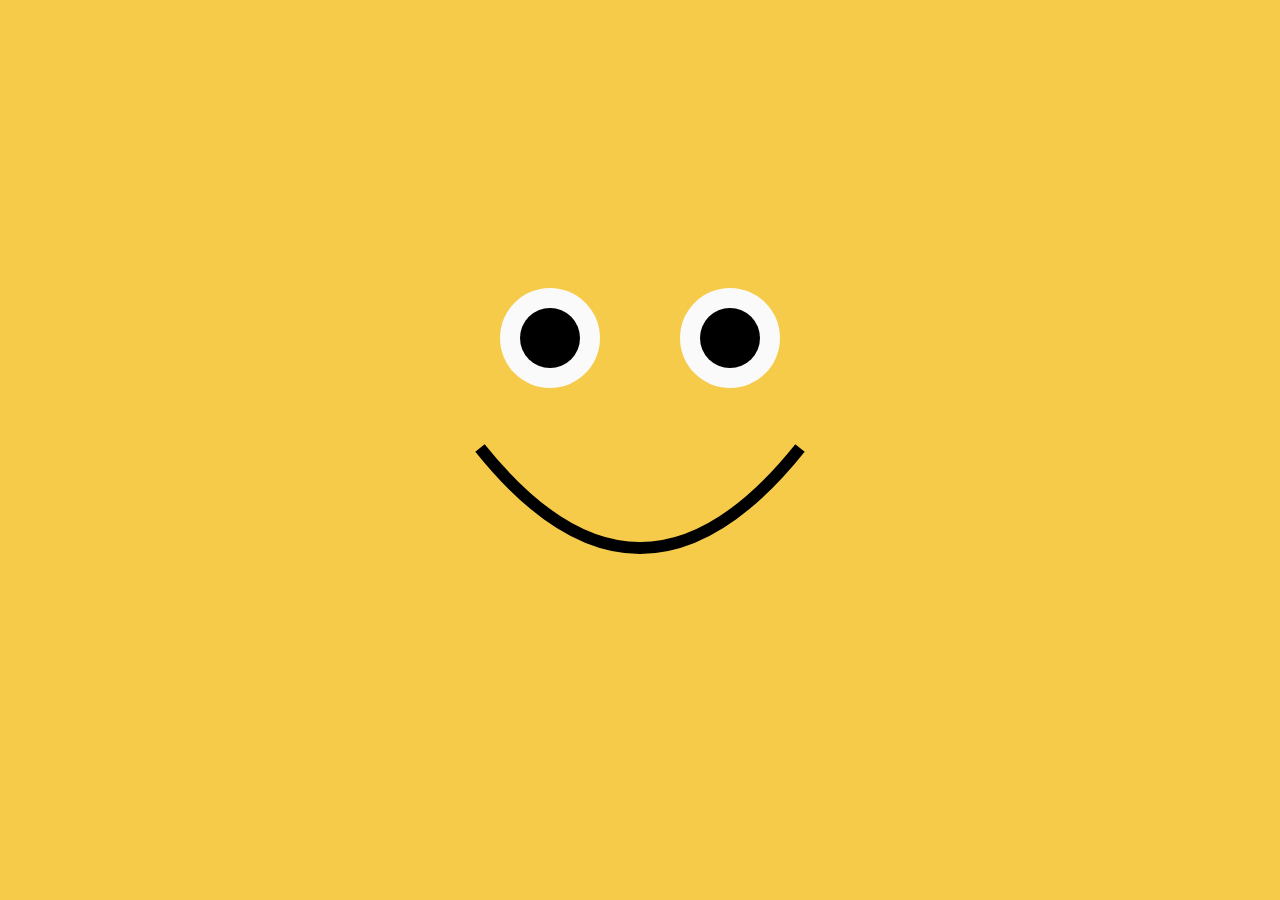
<file: googley-eyes.html>
<!DOCTYPE html>
<html lang="en">
<head>
    <meta charset="UTF-8" />
    <meta name="viewport" content="width=device-width, initial-scale=1" />
    <meta name="color-scheme" content="only light" />
    <title>Googley Eyes</title>
    <style>
        :root {
            --eye-size: clamp(58px, 20vw, 100px);
            --pupil-size: calc(var(--eye-size) * 0.6);
            --background-color: #f6cb4a;
            --mouth-width: min(88vw, 400px);
            --mouth-height: clamp(120px, 30vw, 200px);
            --mouth-stroke: 3px;
        }
        html {
            color-scheme: only light;
        }
        body {
            background-color: var(--background-color);
            display: flex;
            justify-content: center;
            align-items: center;
            min-height: 100dvh;
            margin: 0;
        }
        .face {
            display: flex;
            flex-direction: column;
            align-items: center;
            forced-color-adjust: none;
            -webkit-forced-color-adjust: none;
        }
        .eyes {
            display: flex;
            gap: clamp(12px, 7vw, 80px);
        }
        .eye {
            width: var(--eye-size);
            height: var(--eye-size);
            background-color: #fafafa;
            border-radius: 50%;
            position: relative;
            overflow: hidden;
            forced-color-adjust: none;
            -webkit-forced-color-adjust: none;
        }
        .pupil {
            width: var(--pupil-size);
            height: var(--pupil-size);
            background-color: black;
            border-radius: 50%;
            position: absolute;
            top: calc((var(--eye-size) - var(--pupil-size)) / 2);
            left: calc((var(--eye-size) - var(--pupil-size)) / 2);
            transition: transform 0.1s;
            forced-color-adjust: none;
            -webkit-forced-color-adjust: none;
        }
        .mouth {
            margin-top: 20px;
            width: var(--mouth-width);
        }
        .mouth svg {
            width: var(--mouth-width);
            height: var(--mouth-height);
        }
        .mouth path {
            fill: none;
            stroke: black;
            stroke-width: var(--mouth-stroke);
            forced-color-adjust: none;
            -webkit-forced-color-adjust: none;
        }

        @media (max-width: 420px) {
            :root {
                --mouth-height: clamp(90px, 28vw, 130px);
                --mouth-stroke: 2.5px;
            }
        }
    </style>
</head>
<body>
    <div class="face">
        <div class="eyes">
            <div class="eye"><div class="pupil"></div></div>
            <div class="eye"><div class="pupil"></div></div>
        </div>
        <div class="mouth">
            <svg viewBox="0 0 100 50">
                <path id="mouthPath" d="M10,10 Q50,60 90,10" />
            </svg>
        </div>
    </div>
    <script>
        const eyes = document.querySelectorAll('.eye');

        function updateEyes(clientX, clientY) {
            eyes.forEach(eye => {
                const pupil = eye.querySelector('.pupil');
                const rect = eye.getBoundingClientRect();
                const eyeCenterX = rect.left + rect.width / 2;
                const eyeCenterY = rect.top + rect.height / 2;
                const angle = Math.atan2(clientY - eyeCenterY, clientX - eyeCenterX);
                const maxDistanceX = (rect.width - pupil.offsetWidth) / 2;
                const maxDistanceY = (rect.height - pupil.offsetHeight) / 2;
                const pupilX = Math.cos(angle) * maxDistanceX;
                const pupilY = Math.sin(angle) * maxDistanceY;
                pupil.style.transform = `translate(${pupilX}px, ${pupilY}px)`;
            });
        }

        document.addEventListener('pointermove', (event) => {
            updateEyes(event.clientX, event.clientY);
        }, { passive: true });

        // Combined Parameters
        const wiggleIntervalSecs = 5;
        const wiggleDurationSecs = 3;

        // "Initial wiggle" parameters
        const wiggleFrequency = 5;
        const wiggleAmplitude = 10;

        // "Wave along path" parameters
        const waveAmplitude = 5;
        const numHumps = 2;
        const steps = 200;

        const mouthPath = document.getElementById('mouthPath');
        let wiggleStart = null;

        const P0 = {x:10, y:10};
        const P1Base = {x:50, y:60}; // base control point
        const P2 = {x:90, y:10};

        function bezier(t, p0, p1, p2) {
            const u = 1 - t;
            const x = u*u*p0.x + 2*u*t*p1.x + t*t*p2.x;
            const y = u*u*p0.y + 2*u*t*p1.y + t*t*p2.y;
            return {x, y};
        }

        function getFadeFactor(elapsed, total) {
            const half = total / 2;
            return (elapsed < half) ? (elapsed / half) : ((total - elapsed) / half);
        }

        function generateWavePath(mainProgress, fadeFactor, tForMainWiggle) {
            // First, compute yControl from initial wiggle (single Q-based wiggle)
            const t = tForMainWiggle * wiggleFrequency * 2 * Math.PI;
            const yControl = P1Base.y + Math.sin(t) * wiggleAmplitude * fadeFactor;

            // Adjust P1 dynamically
            const P1 = {x: P1Base.x, y: yControl};

            let d = "";
            for (let i = 0; i <= steps; i++) {
                const bt = i / steps;
                let {x, y} = bezier(bt, P0, P1, P2);
                // Add the wave along the path
                y += Math.sin(bt * numHumps * 2.4 * Math.PI + mainProgress) * waveAmplitude * fadeFactor;
                d += (i === 0) ? `M${x},${y}` : ` L${x},${y}`;
            }
            return d;
        }

        function animateWiggle(timestamp) {
            if (!wiggleStart) wiggleStart = timestamp;
            const elapsed = (timestamp - wiggleStart) / 1000;
            if (elapsed < wiggleDurationSecs) {
                const fadeFactor = getFadeFactor(elapsed, wiggleDurationSecs);
                // mainProgress for the wave along path
                const mainProgress = elapsed * 2 * Math.PI * 4;
                // tForMainWiggle for initial Q wiggle
                const tForMainWiggle = elapsed;
                mouthPath.setAttribute('d', generateWavePath(mainProgress, fadeFactor, tForMainWiggle));
                requestAnimationFrame(animateWiggle);
            } else {
                mouthPath.setAttribute('d', "M10,10 Q50,60 90,10");
                wiggleStart = null;
                setTimeout(() => requestAnimationFrame(animateWiggle), wiggleIntervalSecs * 1000);
            }
        }

        setTimeout(() => requestAnimationFrame(animateWiggle), wiggleIntervalSecs * 1000);
    </script>
</body>
</html>
</file>
<file: assets/css/tokens.css>
/* Design tokens. White by default, [data-theme="dark"] flips colors. */

:root {
    --text: #111111;
    --muted: #555555;
    --border: #e5e5e5;
    --page-bg: #ffffff;
    color-scheme: only light;

    --font-sans: system-ui, -apple-system, "Segoe UI", Roboto, "Helvetica Neue", Arial, sans-serif;
    --font-mono: ui-monospace, SFMono-Regular, Menlo, Consolas, monospace;

    --fs-xs: 12px;
    --fs-sm: 14px;
    --fs-md: 16px;
    --fs-lg: 20px;
    --fs-xl: 28px;
    --fs-2xl: 40px;
    --fs-3xl: 64px;

    --sp-1: 4px;
    --sp-2: 8px;
    --sp-3: 12px;
    --sp-4: 16px;
    --sp-5: 24px;
    --sp-6: 32px;
    --sp-7: 48px;
    --sp-8: 64px;
    --sp-9: 96px;

    --r-sm: 4px;

    --content-max: 1100px;
    --content-pad: 24px;
}

[data-theme="dark"] {
    --text: #f4f4f4;
    --muted: #a0a0a0;
    --border: #2a2a2a;
    --page-bg: #000000;
    color-scheme: dark;
}

::selection {
    background-color: #fde68a;
    color: #111111;
}
</file>
<file: assets/css/base.css>
/* Base reset and element defaults. */

*,
*::before,
*::after {
    box-sizing: border-box;
}

body {
    margin: 0;
    background: var(--page-bg);
    color: var(--text);
    font-family: var(--font-sans);
    font-size: var(--fs-md);
    line-height: 1.6;
}

html {
    scroll-behavior: smooth;
}

h1,
h2,
h3 {
    font-weight: 600;
    line-height: 1.2;
    margin: 0 0 var(--sp-4);
    letter-spacing: -0.01em;
}

h1 {
    font-size: clamp(40px, 7vw, var(--fs-3xl));
    letter-spacing: -0.02em;
}

h2 {
    font-size: clamp(28px, 4vw, var(--fs-2xl));
}

h3 {
    font-size: var(--fs-xl);
}

p {
    margin: 0 0 var(--sp-4);
}

/* Keep neutral link defaults. .btn overrides its own colors. */
a {
    text-underline-offset: 3px;
}

a:focus-visible,
button:focus-visible {
    outline: 2px solid currentColor;
    outline-offset: 2px;
    border-radius: var(--r-sm);
}

img,
svg {
    display: block;
    max-width: 100%;
}

ul {
    margin: 0 0 var(--sp-4);
    padding-left: var(--sp-5);
}

li + li {
    margin-top: var(--sp-1);
}

/* Reset that margin where lists are pill rows / dense bullets. */
.tags li + li,
.timeline-bullets li + li {
    margin-top: 0;
}

.mono {
    font-family: var(--font-mono);
    font-size: 0.9em;
}

/* Email obfuscation: hidden noise tokens for naive scrapers. */
.email-noise {
    display: none;
}
</file>
<file: assets/css/layout.css>
/* Page layout: container, sections, hero, grids, timeline, about. */

.container {
    max-width: var(--content-max);
    margin: 0 auto;
    padding: 0 var(--content-pad);
}

.section {
    padding: var(--sp-9) 0;
}

.section + .section {
    border-top: 1px solid var(--border);
}

.section-eyebrow {
    font-family: var(--font-mono);
    font-size: var(--fs-xs);
    letter-spacing: 0.15em;
    text-transform: uppercase;
    color: var(--muted);
    margin: 0 0 var(--sp-3);
}

.section-title {
    margin-bottom: var(--sp-6);
}

/* Hero */
.hero {
    padding: var(--sp-9) 0 var(--sp-8);
}

.hero-inner {
    max-width: 820px;
}

.hero-name {
    font-size: clamp(48px, 9vw, 96px);
    font-weight: 700;
    letter-spacing: -0.03em;
    line-height: 1;
    margin: 0 0 var(--sp-5);
}

.hero-tagline {
    font-size: clamp(18px, 2.4vw, 22px);
    color: var(--muted);
    margin-bottom: var(--sp-7);
    max-width: 640px;
}

.hero-cta {
    display: flex;
    flex-wrap: wrap;
    gap: var(--sp-3);
}

/* Grids */
.specialties-grid,
.projects-grid {
    display: grid;
    grid-template-columns: repeat(auto-fill, minmax(280px, 1fr));
    gap: var(--sp-5);
}

/* Timeline.
 * Rail at left:8px (1px wide), 9px dots positioned at left:-28px so they
 * center on the rail axis: 8.5 - 32 (sp-6 padding) - 4.5 = -28. */
.timeline {
    position: relative;
    padding-left: var(--sp-6);
}

.timeline::before {
    content: "";
    position: absolute;
    top: 8px;
    bottom: 8px;
    left: 8px;
    width: 1px;
    background: var(--border);
}

.timeline-item {
    position: relative;
    padding-bottom: var(--sp-7);
}

.timeline-item:last-child {
    padding-bottom: 0;
}

.timeline-item::before {
    content: "";
    position: absolute;
    left: -28px;
    top: 8px;
    width: 9px;
    height: 9px;
    border-radius: 50%;
    background: var(--text);
}

/* About: photo + text + eyes */
.about-grid {
    display: grid;
    grid-template-columns: minmax(0, 1fr) auto;
    gap: var(--sp-7);
    align-items: start;
}

.about-text {
    display: grid;
    grid-template-columns: 160px minmax(0, 1fr);
    gap: var(--sp-5);
    align-items: start;
}

.about-photo {
    width: 160px;
    height: 160px;
    border-radius: 50%;
    object-fit: cover;
    border: 1px solid var(--border);
}

.about-prose {
    min-width: 0;
}

@media (max-width: 880px) {
    .about-grid {
        grid-template-columns: 1fr;
    }
    .about-text {
        grid-template-columns: 120px minmax(0, 1fr);
    }
    .about-photo {
        width: 120px;
        height: 120px;
    }
}

@media (max-width: 540px) {
    .about-text {
        grid-template-columns: 1fr;
    }
}

/* Footer */
.site-footer {
    border-top: 1px solid var(--border);
    padding: var(--sp-7) 0;
    color: var(--muted);
    font-size: var(--fs-sm);
}

.footer-grid {
    display: flex;
    flex-wrap: wrap;
    gap: var(--sp-5);
    justify-content: space-between;
    align-items: center;
}
</file>
<file: assets/css/components.css>
/* Reusable components: buttons, cards/specialties, tags, googley-eyes, theme toggle. */

/* Buttons. The :link/:visited selectors match the specificity of base.css's
 * a:link/a:visited rules so .btn keeps its black/white colors on anchors. */
.btn,
.btn:link,
.btn:visited {
    display: inline-flex;
    align-items: center;
    gap: var(--sp-2);
    padding: var(--sp-3) var(--sp-5);
    border: 1px solid var(--text);
    border-radius: var(--r-sm);
    font-size: var(--fs-sm);
    font-weight: 500;
    color: var(--text);
    background: transparent;
    cursor: pointer;
    text-decoration: none;
}

.btn:hover,
.btn:focus-visible,
.btn:active {
    background: var(--text);
    color: var(--page-bg);
}

.btn--primary,
.btn--primary:link,
.btn--primary:visited {
    background: var(--text);
    color: var(--page-bg);
}

.btn--primary:hover,
.btn--primary:focus-visible,
.btn--primary:active {
    background: var(--page-bg);
    color: var(--text);
}

/* Cards and specialties — same shape, different content. */
.card,
.specialty {
    border: 1px solid var(--border);
    padding: var(--sp-5);
    display: flex;
    flex-direction: column;
    gap: var(--sp-3);
}

.card-title,
.specialty h3 {
    margin: 0;
    font-size: var(--fs-lg);
}

.card-desc,
.specialty p {
    margin: 0;
    color: var(--muted);
    font-size: var(--fs-sm);
    line-height: 1.55;
    flex: 1;
}

.card-links {
    display: flex;
    flex-wrap: wrap;
    gap: var(--sp-3);
    margin-top: var(--sp-2);
}

.card-link {
    font-family: var(--font-mono);
    font-size: var(--fs-xs);
}

/* Tags */
.tags {
    display: flex;
    flex-wrap: wrap;
    gap: var(--sp-2);
    list-style: none;
    margin: 0;
    padding: 0;
}

.tag {
    font-family: var(--font-mono);
    font-size: var(--fs-xs);
    padding: 3px 8px;
    border: 1px solid var(--border);
    border-radius: 999px;
    color: var(--muted);
}

/* Timeline entry */
.timeline-role {
    margin: 0 0 var(--sp-1);
    font-size: var(--fs-lg);
}

.timeline-meta {
    font-family: var(--font-mono);
    font-size: var(--fs-xs);
    color: var(--muted);
    text-transform: uppercase;
    letter-spacing: 0.1em;
    margin: 0 0 var(--sp-3);
}

.timeline-bullets {
    margin: 0;
    padding-left: var(--sp-5);
    font-size: var(--fs-sm);
    line-height: 1.6;
}

.timeline-bullets li {
    color: var(--muted);
}

/* Highlighted phrases pop against the muted bullet body via color alone. */
.timeline-bullets strong {
    color: var(--text);
    font-weight: inherit;
}

/* Googley eyes in a 3D cube. */
.googley-scene {
    --cube-size: 240px;
    --cube-depth: calc(var(--cube-size) / 2);
    --cube-base-x: 0deg;
    --cube-base-y: 0deg;
    --cube-tilt-x: 0deg;
    --cube-tilt-y: 0deg;
    width: var(--cube-size);
    height: var(--cube-size);
    perspective: 1000px;
    perspective-origin: 50% 50%;
}

@media (max-width: 880px) {
    .googley-scene {
        --cube-size: 210px;
    }
}

.googley-cube {
    width: 100%;
    height: 100%;
    position: relative;
    transform-style: preserve-3d;
    transform: rotateX(calc(var(--cube-base-x) + var(--cube-tilt-x))) rotateY(calc(var(--cube-base-y) + var(--cube-tilt-y)));
    transition: transform 180ms ease-out;
    will-change: transform;
}

.googley-face {
    position: absolute;
    inset: 0;
    border-radius: var(--r-sm);
    border: 1px solid #d2d2d2;
    box-shadow: inset 0 0 0 1px rgba(255, 255, 255, 0.55);
    forced-color-adjust: none;
    -webkit-forced-color-adjust: none;
}

.googley-face--front {
    --eye-size: 64px;
    --pupil-size: 38px;
    display: flex;
    flex-direction: column;
    align-items: center;
    background: #fafafa;
    color: #1a1208;
    padding: var(--sp-6);
    transform: translateZ(var(--cube-depth));
}

.googley-face--back {
    background: linear-gradient(145deg, #f5f5f5 0%, #ececec 100%);
    transform: rotateY(180deg) translateZ(var(--cube-depth));
}

.googley-face--right {
    background: linear-gradient(180deg, #fafafa 0%, #efefef 100%);
    transform: rotateY(90deg) translateZ(var(--cube-depth));
}

.googley-face--left {
    background: linear-gradient(180deg, #f2f2f2 0%, #e8e8e8 100%);
    transform: rotateY(-90deg) translateZ(var(--cube-depth));
}

.googley-face--top {
    background: linear-gradient(180deg, #ffffff 0%, #f1f1f1 100%);
    transform: rotateX(90deg) translateZ(var(--cube-depth));
}

.googley-face--bottom {
    background: linear-gradient(180deg, #f0f0f0 0%, #e5e5e5 100%);
    transform: rotateX(-90deg) translateZ(var(--cube-depth));
}

.googley-eyes {
    display: flex;
    gap: var(--sp-5);
}

.googley-eye {
    width: var(--eye-size);
    height: var(--eye-size);
    background: #fafafa;
    border: 2px solid #1a1208;
    border-radius: 50%;
    position: relative;
    overflow: hidden;
    forced-color-adjust: none;
    -webkit-forced-color-adjust: none;
}

.googley-pupil {
    width: var(--pupil-size);
    height: var(--pupil-size);
    background: #1a1208;
    border-radius: 50%;
    position: absolute;
    top: calc((var(--eye-size) - var(--pupil-size)) / 2 - 2px);
    left: calc((var(--eye-size) - var(--pupil-size)) / 2 - 2px);
    transition: transform 0.1s ease-out;
    forced-color-adjust: none;
    -webkit-forced-color-adjust: none;
}

.googley-mouth {
    margin-top: var(--sp-4);
}

.googley-mouth svg {
    width: 220px;
    height: 110px;
}

.googley-mouth path {
    fill: none;
    stroke: #1a1208;
    stroke-width: 4px;
    stroke-linecap: round;
    forced-color-adjust: none;
    -webkit-forced-color-adjust: none;
}

@media (prefers-reduced-motion: reduce) {
    .googley-cube {
        transition: none;
        transform: rotateX(calc(var(--cube-base-x) + var(--cube-tilt-x))) rotateY(calc(var(--cube-base-y) + var(--cube-tilt-y)));
    }

    .googley-pupil {
        transition: none;
    }
}

/* Theme toggle — fixed top-right icon button */
.theme-toggle {
    position: fixed;
    top: var(--sp-4);
    right: var(--sp-4);
    width: 36px;
    height: 36px;
    padding: 0;
    border: 1px solid var(--border);
    border-radius: 50%;
    background: var(--page-bg);
    color: var(--text);
    cursor: pointer;
    -webkit-user-select: none;
    user-select: none;
    font-size: 16px;
    line-height: 1;
    z-index: 100;
}

.theme-toggle:hover {
    border-color: var(--text);
}

/* Footer easter-egg link */
.footer-egg {
    display: inline-block;
    width: 18px;
    height: 18px;
    line-height: 18px;
    text-align: center;
    border-radius: 50%;
    background: #f6cb4a;
    color: #1a1208;
    font-size: 12px;
    margin-left: var(--sp-2);
    text-decoration: none;
}

.footer-egg:hover {
    background: #1a1208;
    color: #f6cb4a;
}

.footer-egg--blue {
    background: #2563c4;
    color: #e6f0ff;
}

.footer-egg--blue:hover {
    background: #e6f0ff;
    color: #2563c4;
}
</file>
